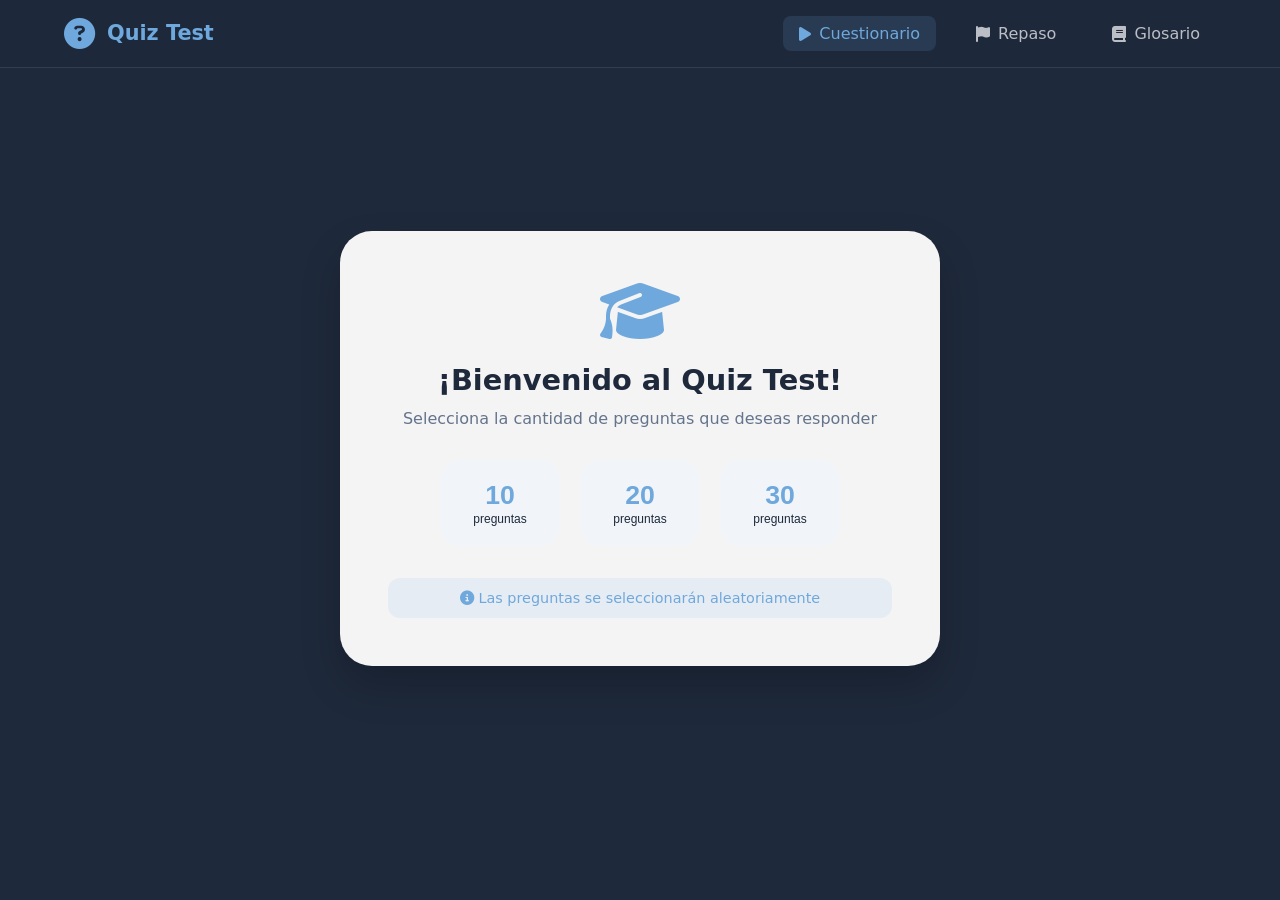
<file: index.html>
<!DOCTYPE html>
<html lang="es">
<head>
    <meta charset="UTF-8">
    <meta name="viewport" content="width=device-width, initial-scale=1.0">
    <title>Quiz Test - Practica tus conocimientos</title>
    <link rel="stylesheet" href="https://cdnjs.cloudflare.com/ajax/libs/font-awesome/6.4.0/css/all.min.css">
    <link rel="stylesheet" href="style.css">
</head>
<body>
    <!-- Navbar -->
    <nav class="navbar">
        <div class="nav-container">
            <div class="nav-brand">
                <i class="fas fa-question-circle"></i>
                <span>Quiz Test</span>
            </div>
            <ul class="nav-menu">
                <li><a href="index.html" class="nav-link active"><i class="fas fa-play"></i> Cuestionario</a></li>
                <li><a href="review.html" class="nav-link"><i class="fas fa-flag"></i> Repaso <span id="navReviewCount" class="nav-badge">0</span></a></li>
                <li><a href="glossary.html" class="nav-link"><i class="fas fa-book"></i> Glosario</a></li>
            </ul>
        </div>
    </nav>

    <div class="container">
        <!-- Pantalla de selección de cantidad -->
        <div id="selectionScreen" class="selection-screen">
            <div class="selection-card">
                <i class="fas fa-graduation-cap selection-icon"></i>
                <h2>¡Bienvenido al Quiz Test!</h2>
                <p>Selecciona la cantidad de preguntas que deseas responder</p>
                
                <div class="selection-options">
                    <button class="selection-btn" data-count="10">
                        <span class="btn-number">10</span>
                        <span class="btn-text">preguntas</span>
                    </button>
                    <button class="selection-btn" data-count="20">
                        <span class="btn-number">20</span>
                        <span class="btn-text">preguntas</span>
                    </button>
                    <button class="selection-btn" data-count="30">
                        <span class="btn-number">30</span>
                        <span class="btn-text">preguntas</span>
                    </button>
                </div>
                
                <div class="selection-info">
                    <i class="fas fa-info-circle"></i>
                    <span>Las preguntas se seleccionarán aleatoriamente</span>
                </div>
            </div>
        </div>

        <!-- Pantalla del quiz (inicialmente oculta) -->
        <div id="quizScreen" class="quiz-screen" style="display: none;">
            <header>
                <div class="stats">
                    <span><i class="fas fa-chart-simple"></i> Pregunta <span id="current">1</span> de <span id="total">0</span></span>
                    <span><i class="fas fa-check-circle"></i> Aciertos: <span id="correct">0</span></span>
                    <span><i class="fas fa-times-circle"></i> Fallos: <span id="incorrect">0</span></span>
                </div>
            </header>

            <main>
                <div id="quiz-container"></div>

                <div class="navigation">
                    <button id="prevBtn" class="nav-btn" disabled><i class="fas fa-arrow-left"></i> Anterior</button>
                    <button id="nextBtn" class="nav-btn">Siguiente <i class="fas fa-arrow-right"></i></button>
                </div>
            </main>

            <div class="results" id="results" style="display: none;">
                <h2><i class="fas fa-trophy"></i> ¡Test Completado! <i class="fas fa-star"></i></h2>
                <p>Has acertado <span id="finalScore">0</span> de <span id="totalQuestions">0</span> preguntas</p>
                <p id="percentage"></p>
                <div class="results-actions">
                    <button id="restartBtn" class="restart-btn"><i class="fas fa-rotate-right"></i> Nuevo Test</button>
                </div>
            </div>
        </div>
    </div>

    <script src="app.js"></script>
    <script>
    // Función para crear y configurar el menú hamburguesa
    function setupMobileMenu() {
        // Verificar si ya existe el botón de menú
        if (document.querySelector('.menu-toggle')) return;
        
        const navContainer = document.querySelector('.nav-container');
        const navMenu = document.querySelector('.nav-menu');
        
        if (!navContainer || !navMenu) return;
        
        // Crear botón de menú hamburguesa
        const menuToggle = document.createElement('div');
        menuToggle.className = 'menu-toggle';
        menuToggle.innerHTML = '<span></span><span></span><span></span>';
        
        // Crear overlay
        const overlay = document.createElement('div');
        overlay.className = 'menu-overlay';
        
        // Insertar elementos
        navContainer.appendChild(menuToggle);
        document.body.appendChild(overlay);
        
        // Función para abrir/cerrar menú
        function toggleMenu(show) {
            if (show === undefined) {
                menuToggle.classList.toggle('active');
                navMenu.classList.toggle('active');
                overlay.classList.toggle('active');
            } else if (show) {
                menuToggle.classList.add('active');
                navMenu.classList.add('active');
                overlay.classList.add('active');
            } else {
                menuToggle.classList.remove('active');
                navMenu.classList.remove('active');
                overlay.classList.remove('active');
            }
            
            // Bloquear/desbloquear scroll del body
            if (navMenu.classList.contains('active')) {
                document.body.style.overflow = 'hidden';
            } else {
                document.body.style.overflow = '';
            }
        }
        
        // Evento click en el botón
        menuToggle.addEventListener('click', (e) => {
            e.stopPropagation();
            toggleMenu();
        });
        
        // Cerrar menú al hacer clic en un enlace
        const navLinks = document.querySelectorAll('.nav-link');
        navLinks.forEach(link => {
            link.addEventListener('click', () => {
                toggleMenu(false);
            });
        });
        
        // Cerrar menú al hacer clic en el overlay
        overlay.addEventListener('click', () => {
            toggleMenu(false);
        });
        
        // Cerrar menú al redimensionar a escritorio
        window.addEventListener('resize', () => {
            if (window.innerWidth > 768 && navMenu.classList.contains('active')) {
                toggleMenu(false);
            }
        });
        
        // Cerrar menú con tecla ESC
        document.addEventListener('keydown', (e) => {
            if (e.key === 'Escape' && navMenu.classList.contains('active')) {
                toggleMenu(false);
            }
        });
    }
    
    // Ejecutar cuando el DOM esté listo
    if (document.readyState === 'loading') {
        document.addEventListener('DOMContentLoaded', setupMobileMenu);
    } else {
        setupMobileMenu();
    }
</script>

<script src="menu.js"></script>
</body>
</html>
</file>
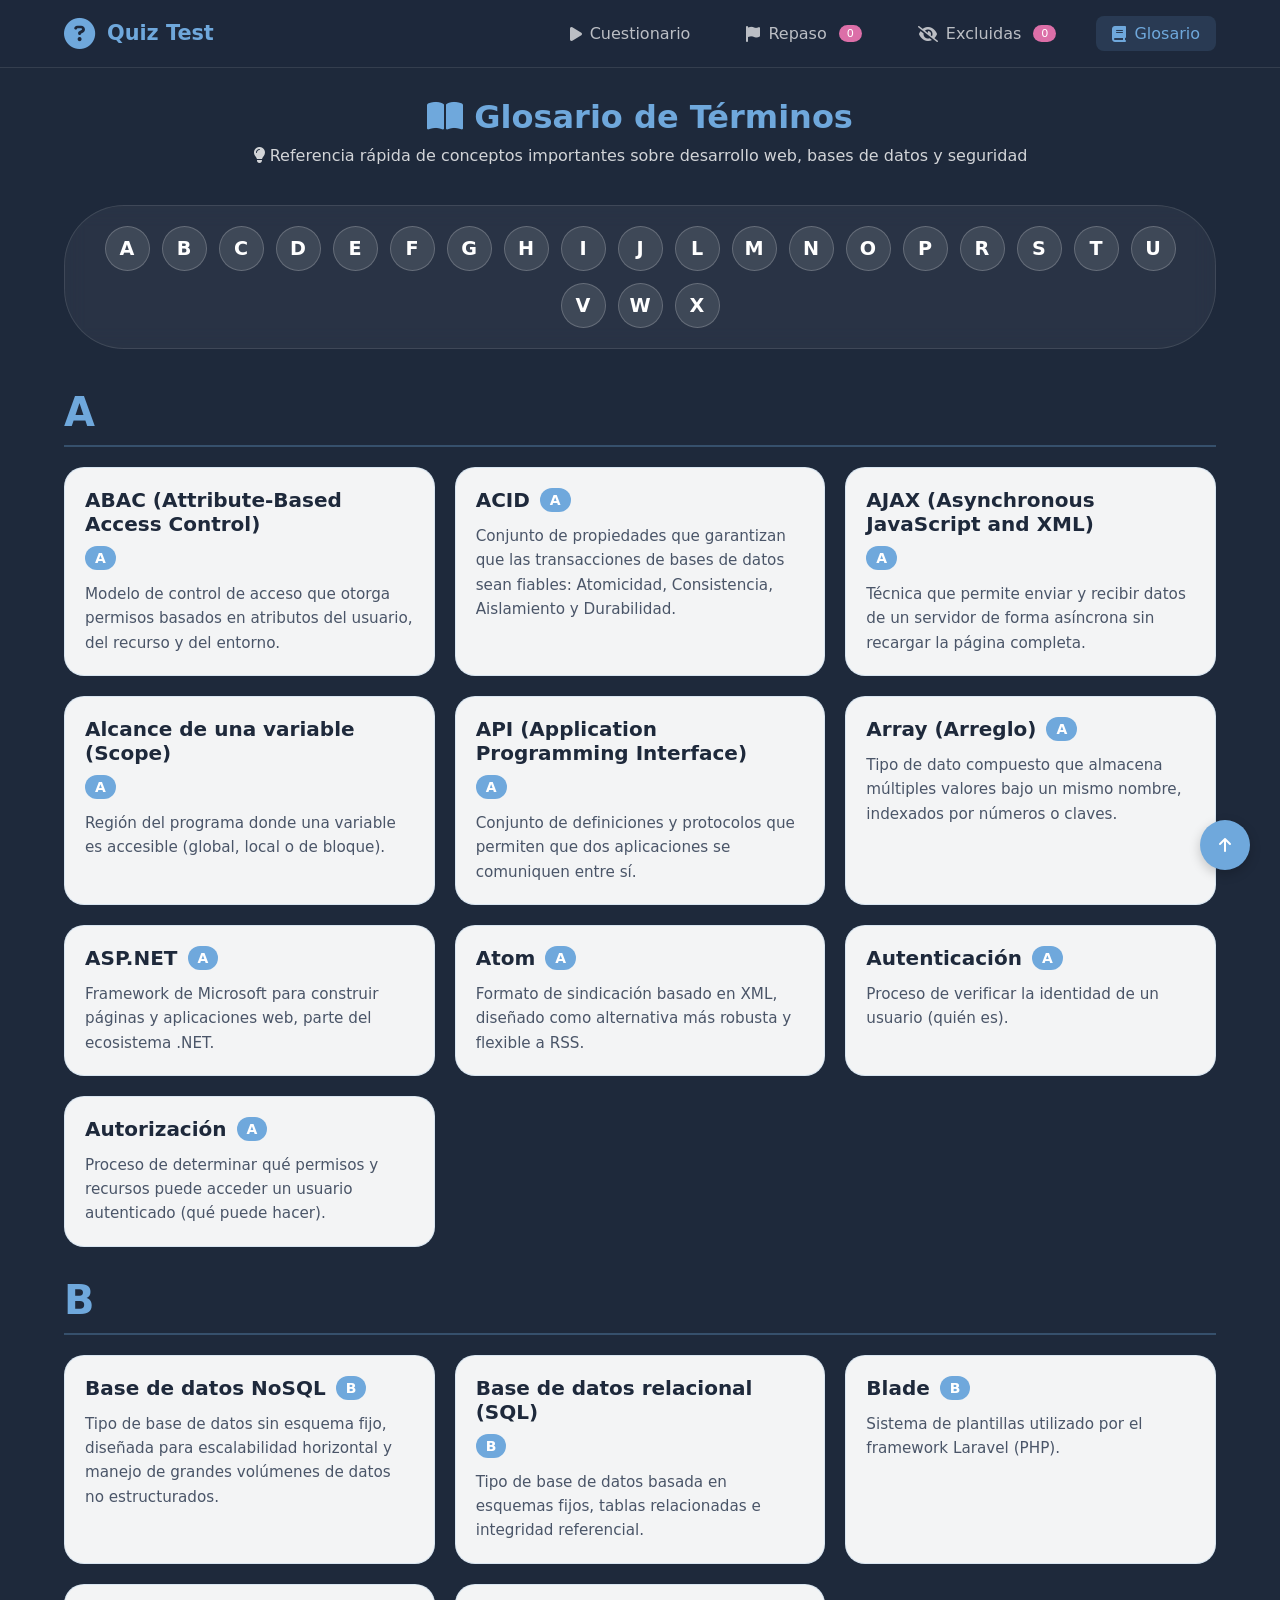
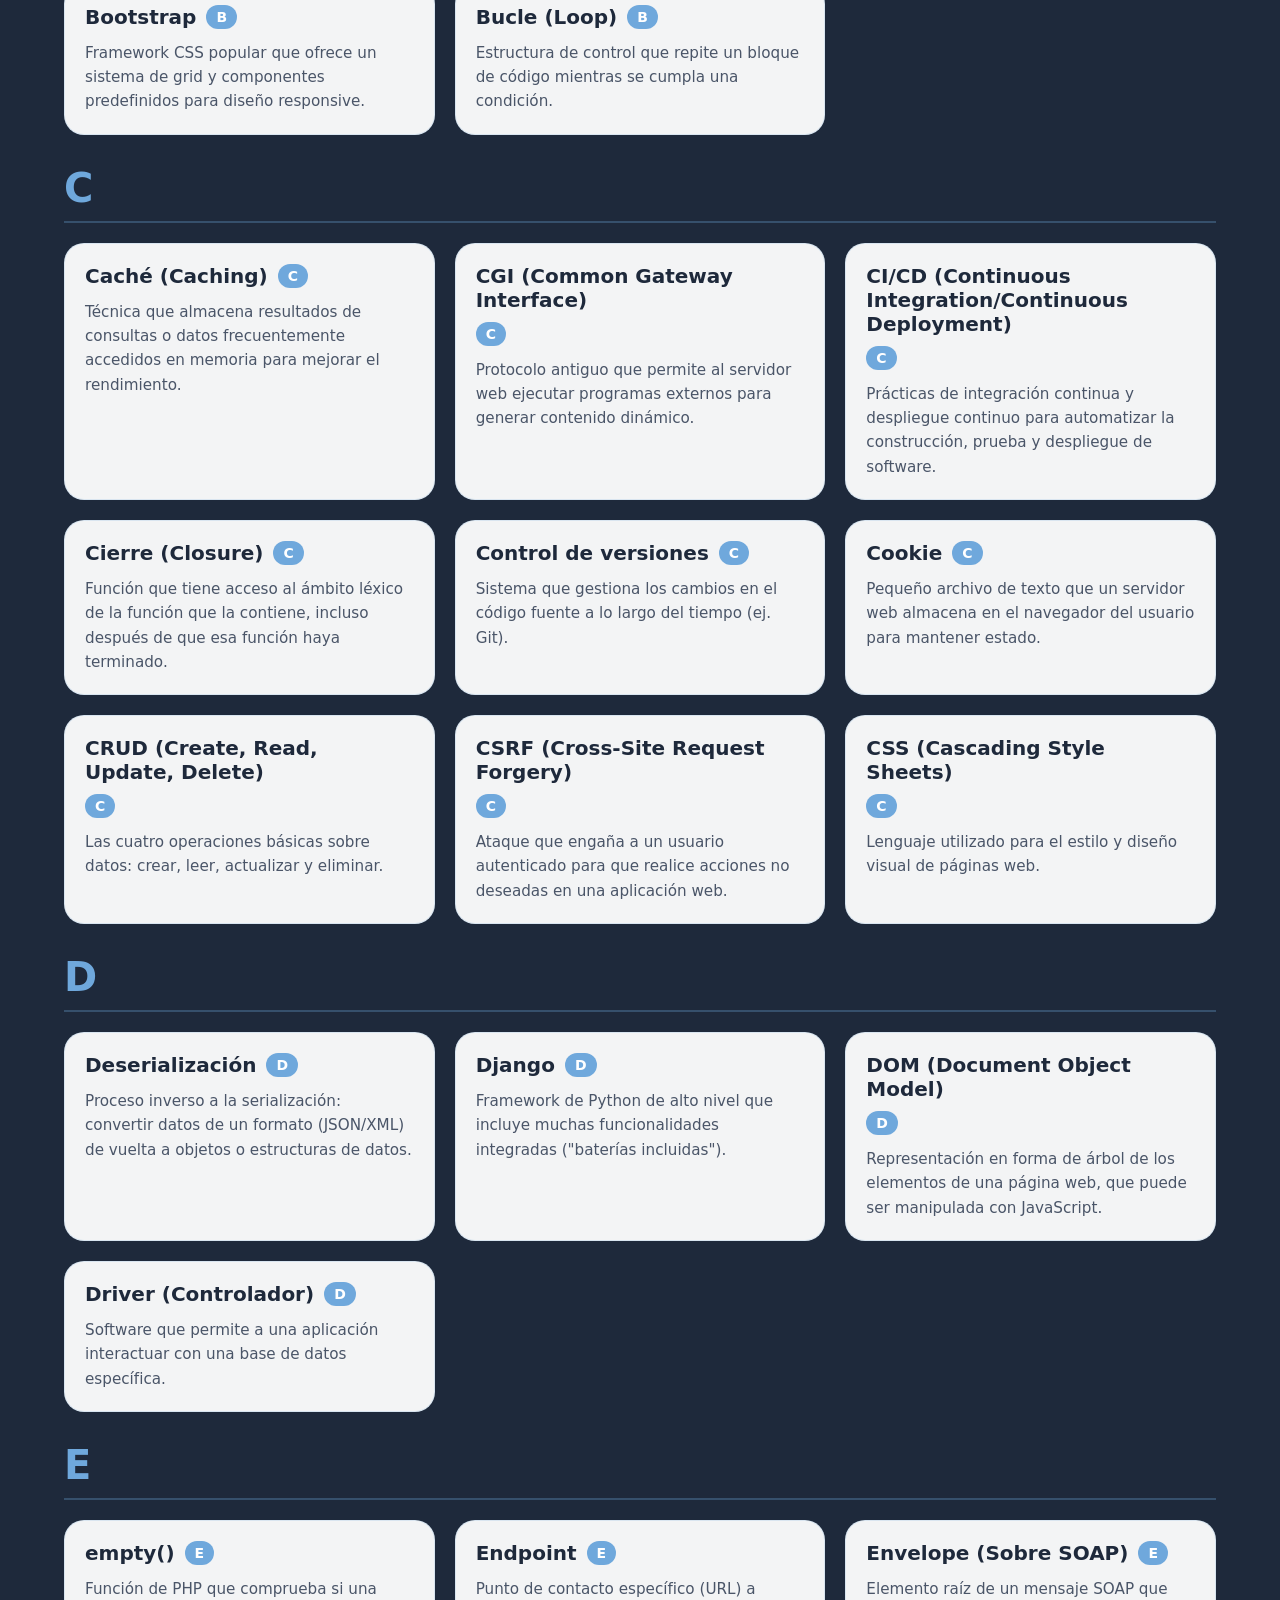
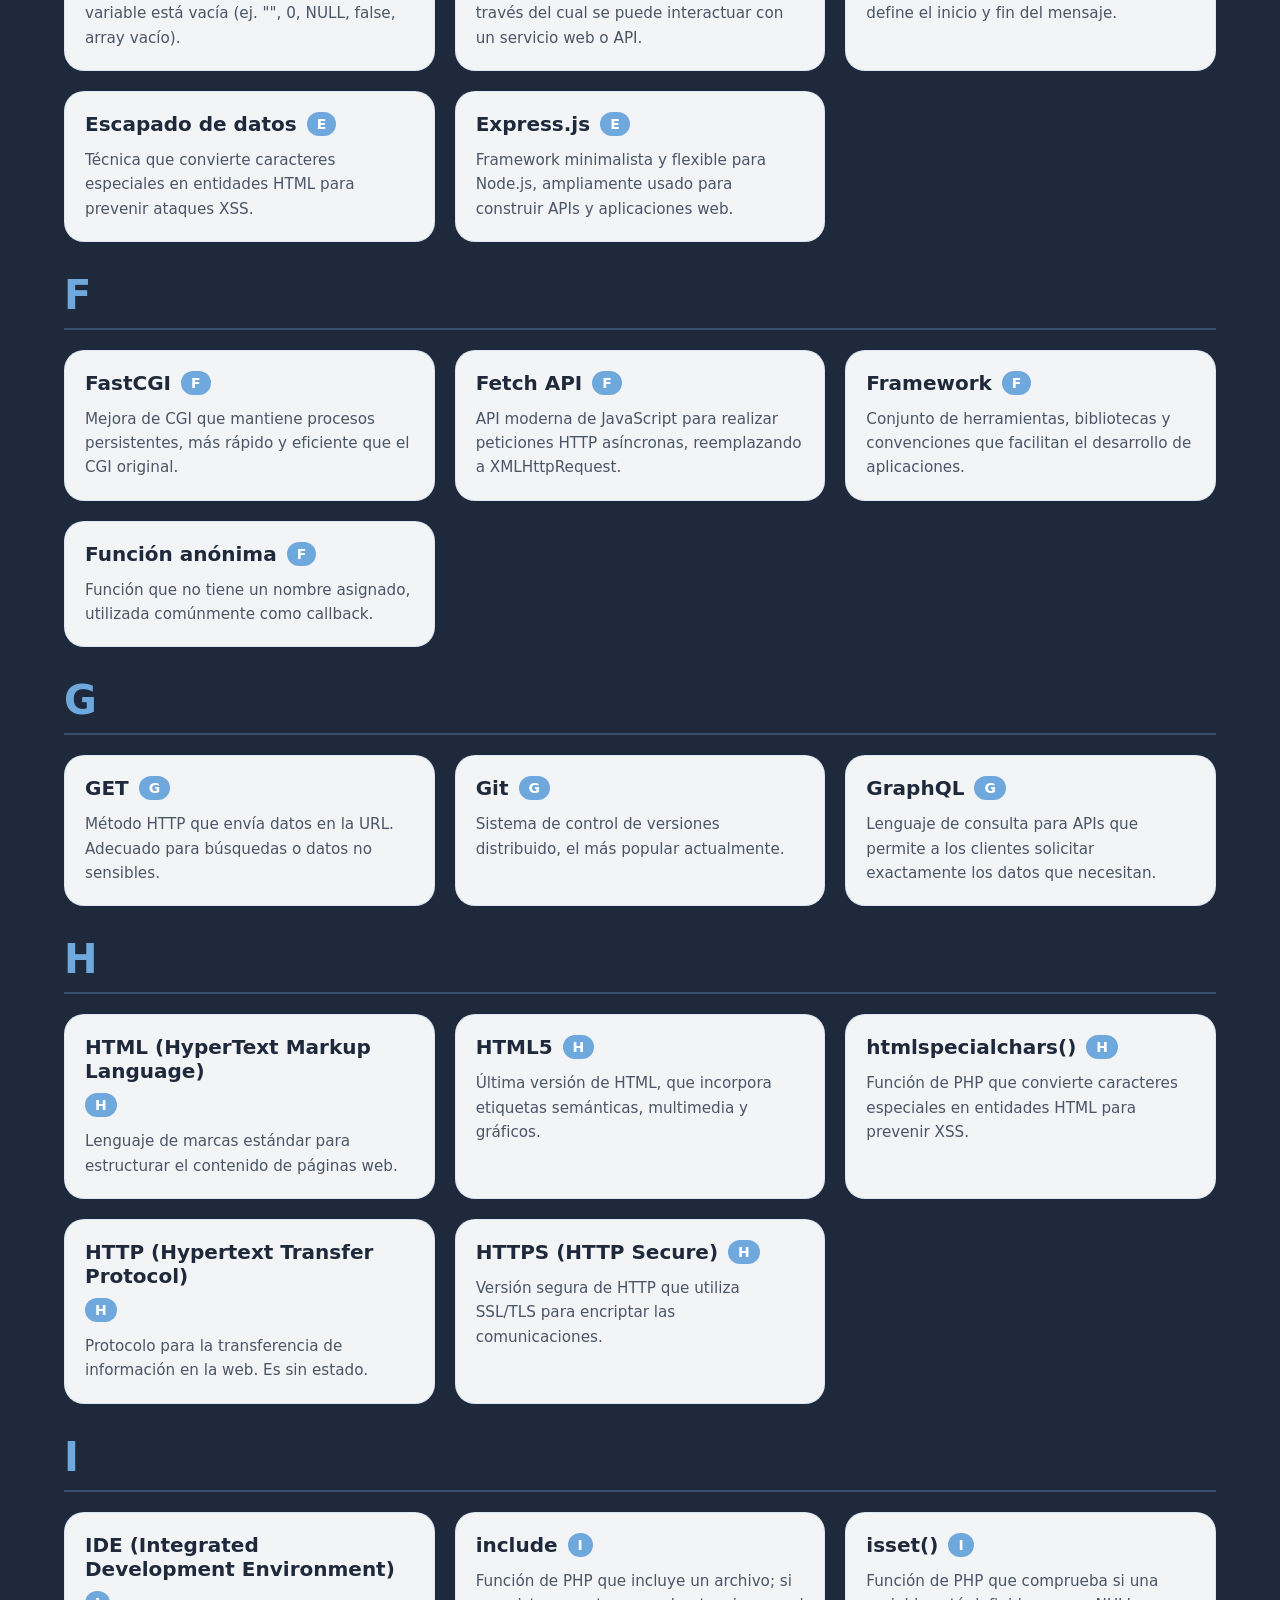
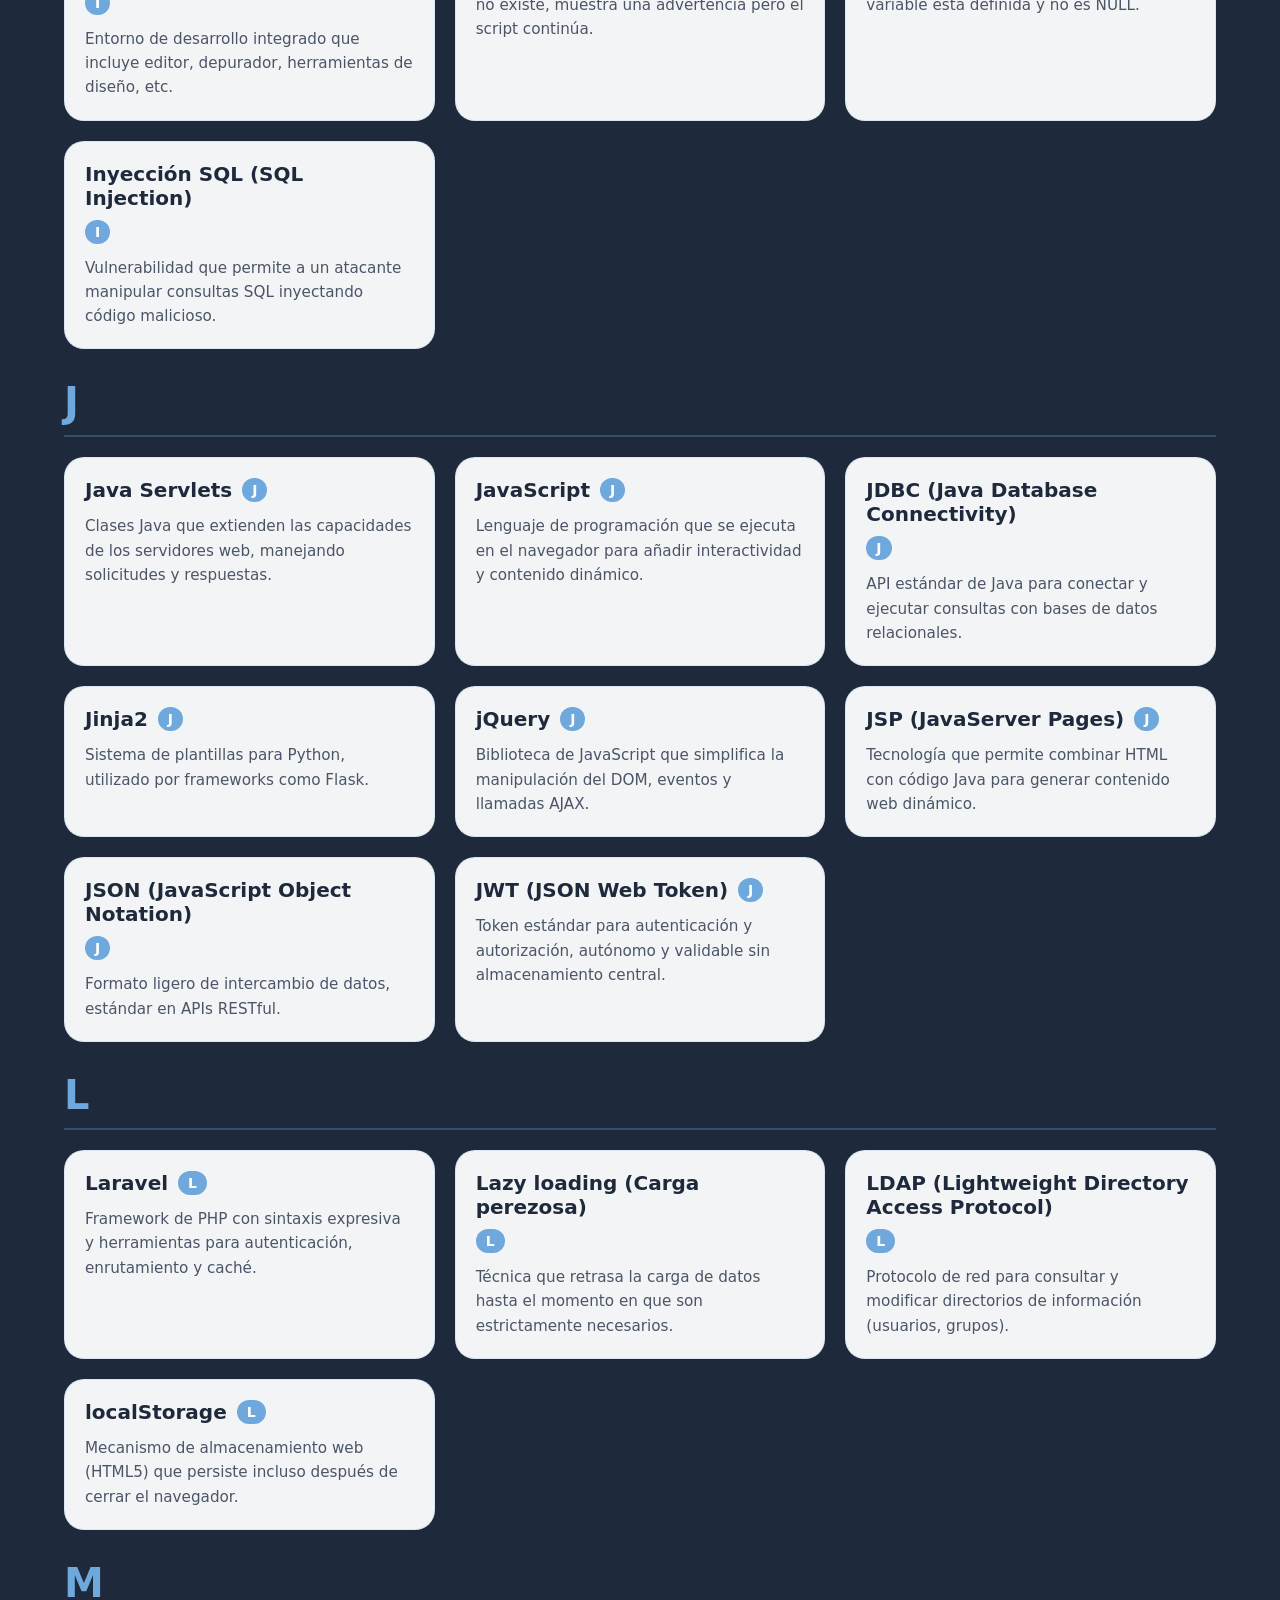
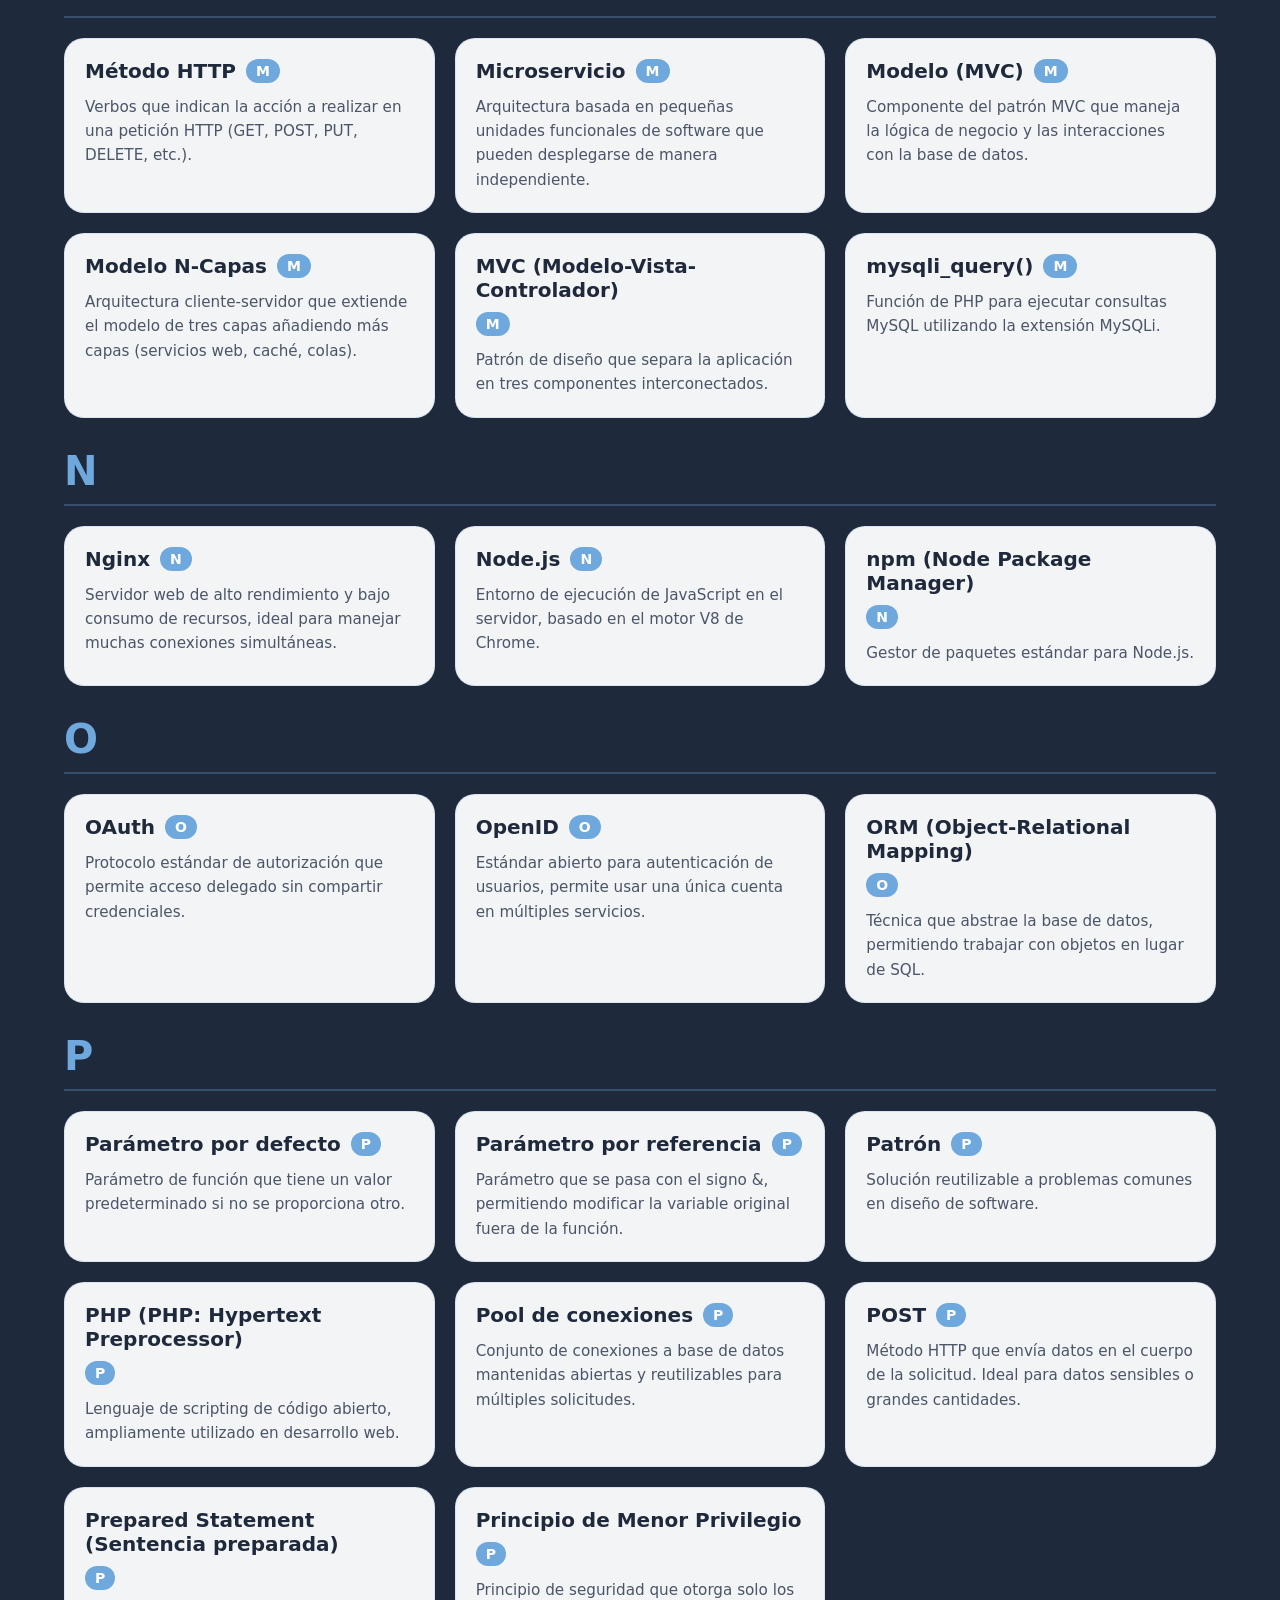
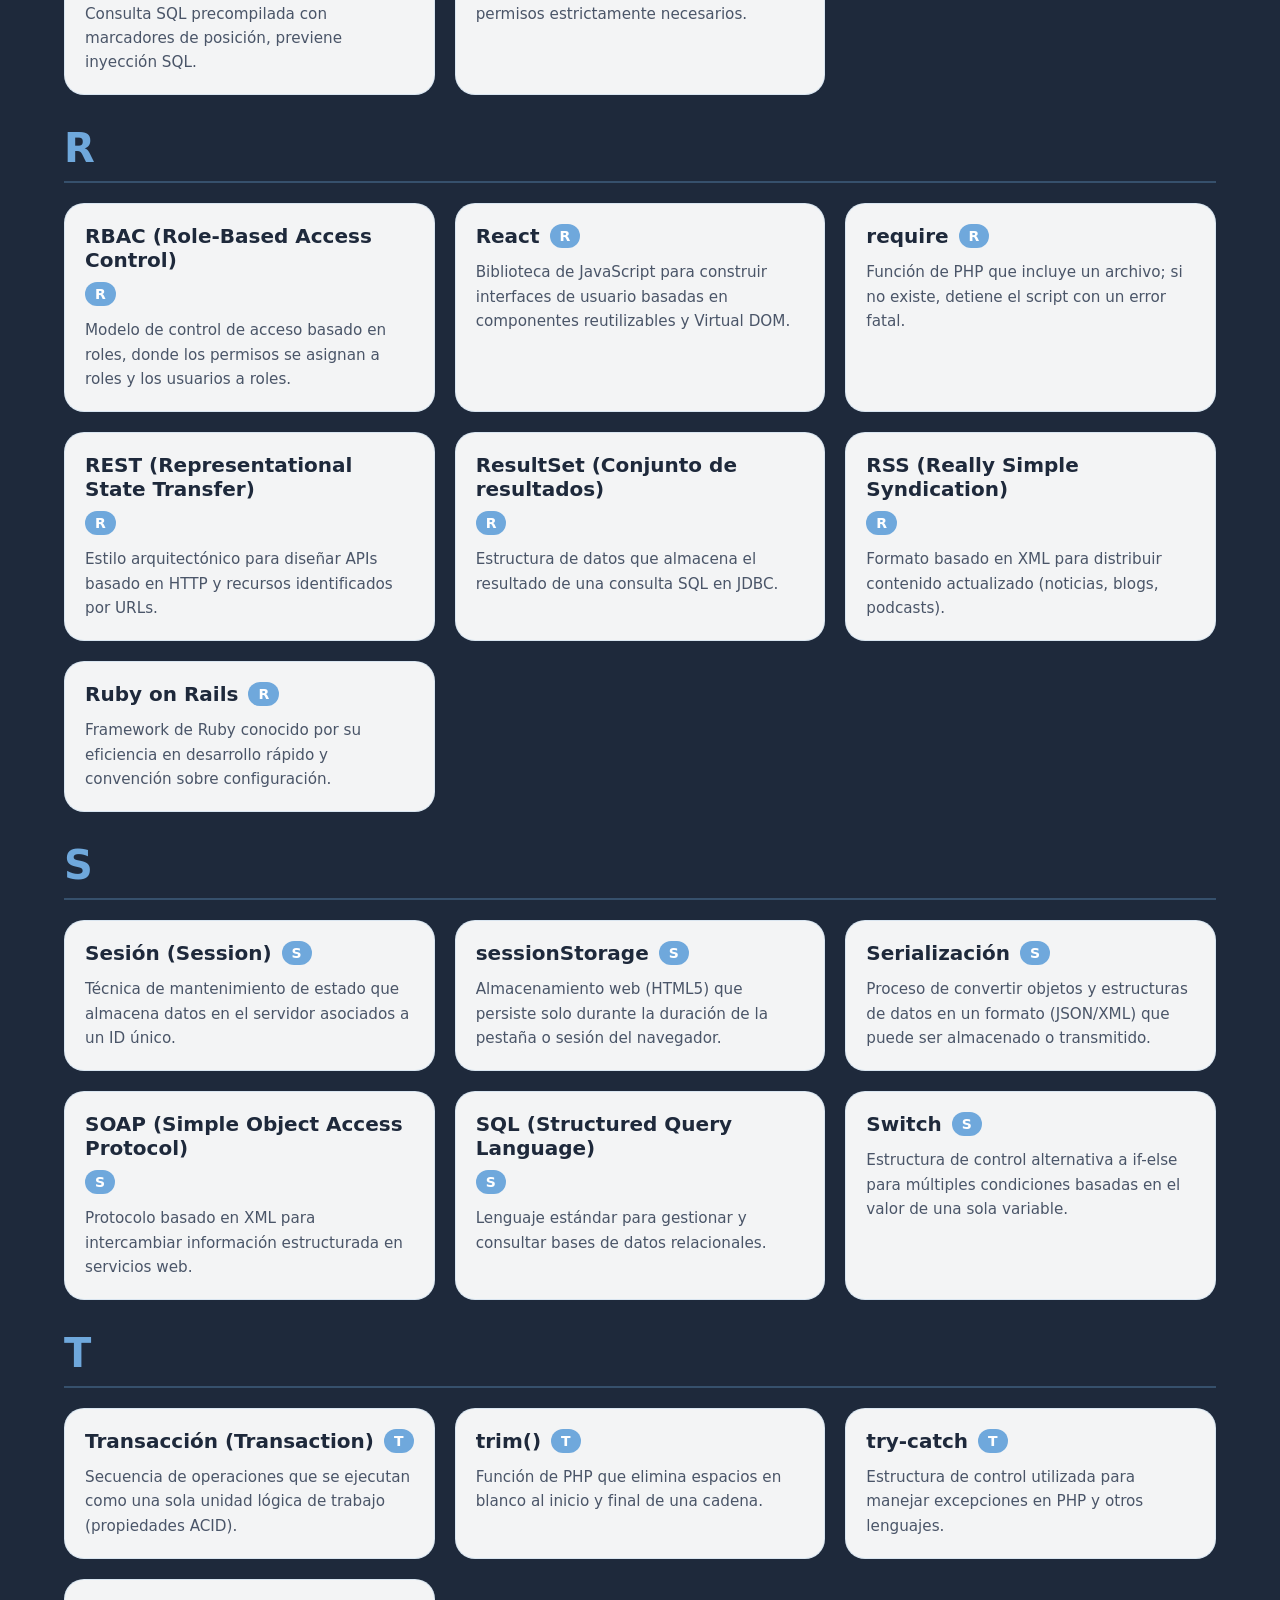
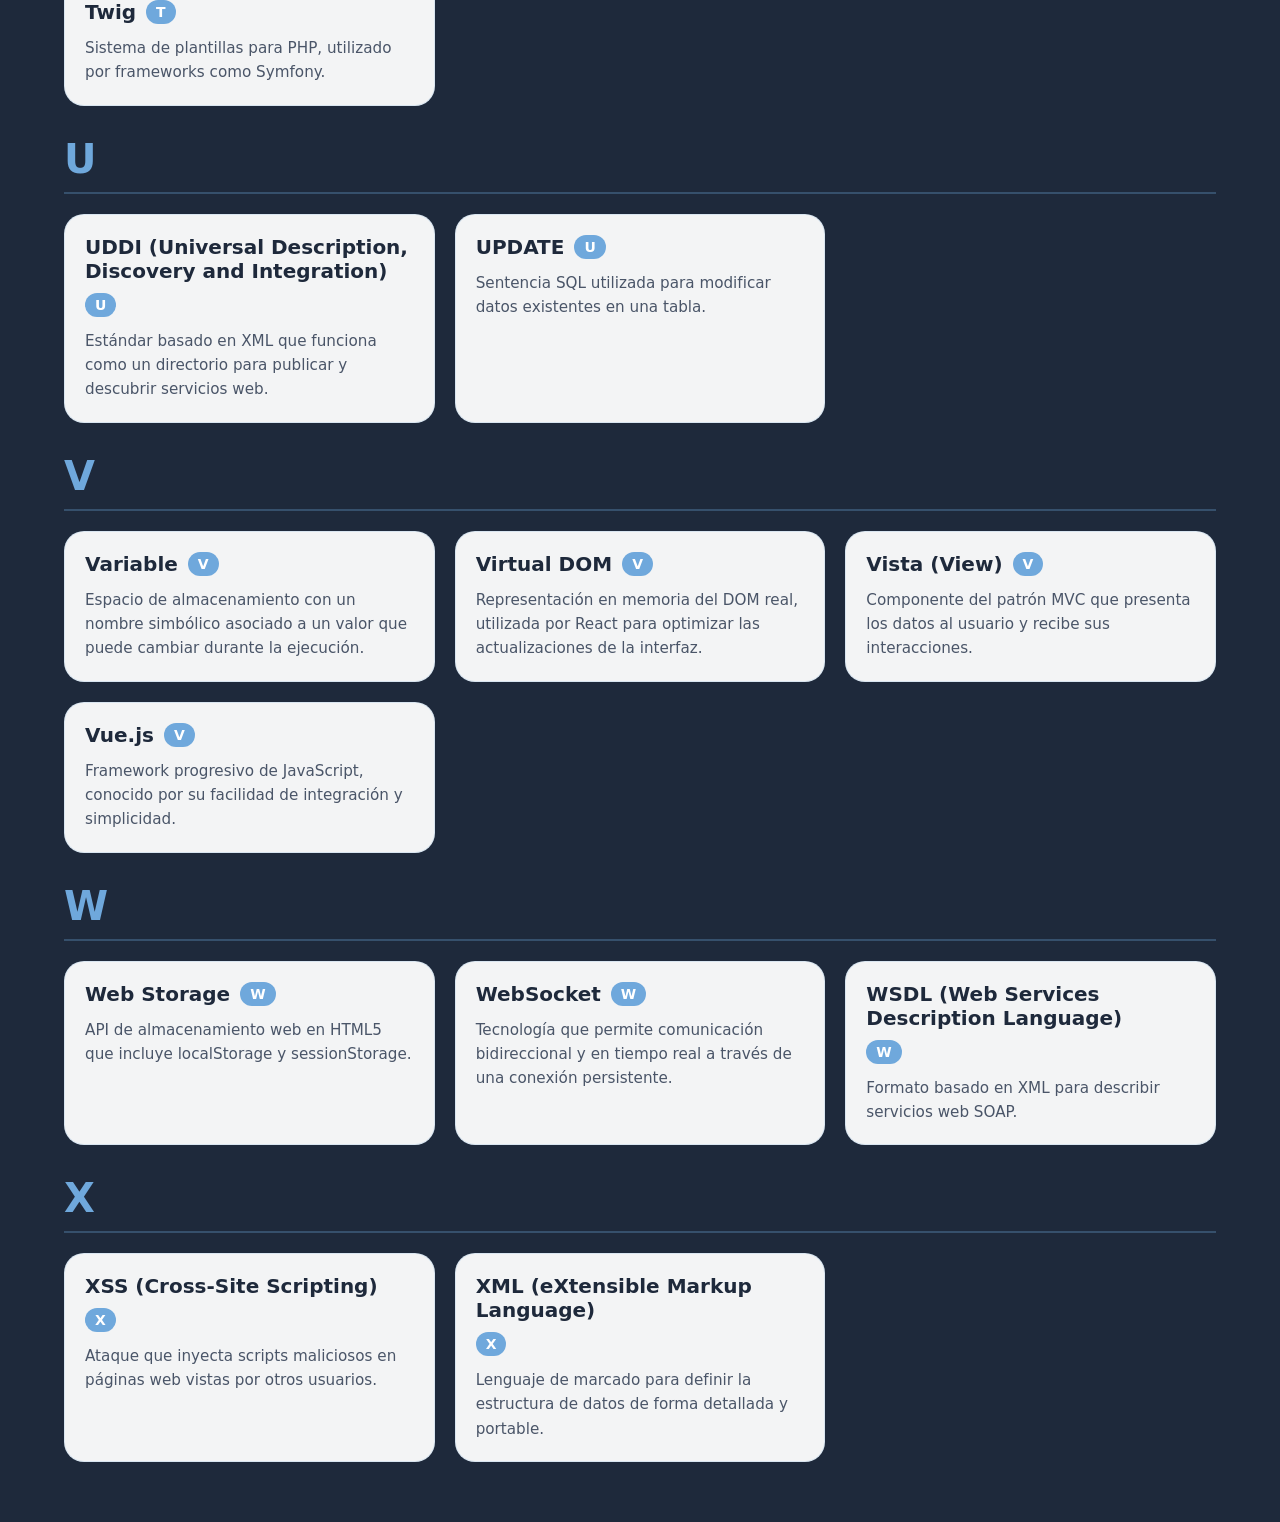
<file: glossary.html>
<!DOCTYPE html>
<html lang="es">
<head>
    <meta charset="UTF-8">
    <meta name="viewport" content="width=device-width, initial-scale=1.0">
    <title>Glosario - Quiz Test</title>
    <link rel="stylesheet" href="https://cdnjs.cloudflare.com/ajax/libs/font-awesome/6.4.0/css/all.min.css">
    <link rel="stylesheet" href="style.css">
    <style>
        /* Estilos específicos para el glosario */
        .glossary-header {
            text-align: center;
            margin-bottom: 40px;
        }

        .glossary-header h1 {
            font-size: 2em;
            color: #6fa8dc;
            margin-bottom: 10px;
        }

        .glossary-header p {
            color: rgba(255, 255, 255, 0.8);
        }

        .letter-nav {
            display: flex;
            flex-wrap: wrap;
            justify-content: center;
            gap: 12px;
            margin-bottom: 40px;
            padding: 20px;
            background: rgba(255, 255, 255, 0.05);
            backdrop-filter: blur(10px);
            border-radius: 60px;
            border: 1px solid rgba(255, 255, 255, 0.1);
            position: sticky;
            top: 20px;
            z-index: 10;
        }

        .letter-link {
            width: 45px;
            height: 45px;
            display: flex;
            align-items: center;
            justify-content: center;
            background: rgba(255, 255, 255, 0.1);
            border-radius: 50%;
            text-decoration: none;
            color: white;
            font-weight: bold;
            font-size: 1.2em;
            transition: all 0.3s ease;
            border: 1px solid rgba(255, 255, 255, 0.2);
        }

        .letter-link:hover {
            background: #6fa8dc;
            transform: translateY(-2px);
            box-shadow: 0 4px 12px rgba(111, 168, 220, 0.4);
        }

        .letter-section {
            margin-bottom: 30px;
            scroll-margin-top: 100px;
        }

        .letter-title {
            font-size: 2.5em;
            font-weight: 800;
            color: #6fa8dc;
            margin-bottom: 20px;
            padding-bottom: 10px;
            border-bottom: 2px solid rgba(111, 168, 220, 0.3);
        }

        .terms-grid {
            display: grid;
            grid-template-columns: repeat(auto-fill, minmax(350px, 1fr));
            gap: 20px;
        }

        .term-card {
            background: rgba(255, 255, 255, 0.95);
            border-radius: 20px;
            padding: 20px;
            transition: all 0.3s ease;
            border: 1px solid rgba(111, 168, 220, 0.2);
            cursor: pointer;
        }

        .term-card:hover {
            transform: translateY(-4px);
            box-shadow: 0 12px 28px rgba(0, 0, 0, 0.15);
            border-color: rgba(111, 168, 220, 0.5);
        }

        .term-title {
            font-size: 1.25em;
            font-weight: 700;
            color: #1E293B;
            margin-bottom: 12px;
            display: flex;
            align-items: center;
            gap: 10px;
            flex-wrap: wrap;
        }

        .term-badge {
            background: #6fa8dc;
            color: white;
            padding: 4px 10px;
            border-radius: 20px;
            font-size: 0.7em;
            font-weight: 600;
        }

        .term-definition {
            color: #4a5568;
            line-height: 1.6;
            font-size: 0.95em;
        }

        .back-to-top {
            position: fixed;
            bottom: 30px;
            right: 30px;
            width: 50px;
            height: 50px;
            background: #6fa8dc;
            border-radius: 50%;
            display: flex;
            align-items: center;
            justify-content: center;
            text-decoration: none;
            color: white;
            transition: all 0.3s ease;
            box-shadow: 0 4px 12px rgba(0, 0, 0, 0.2);
            z-index: 20;
        }

        .back-to-top:hover {
            transform: translateY(-3px);
            background: #7fb8ec;
        }

        @media (max-width: 768px) {
            .terms-grid {
                grid-template-columns: 1fr;
            }
            
            .letter-nav {
                gap: 8px;
            }
            
            .letter-link {
                width: 35px;
                height: 35px;
                font-size: 1em;
            }
            
            .back-to-top {
                bottom: 80px;
                right: 20px;
            }
        }
    </style>
</head>
<body>
    <!-- Navbar -->
    <nav class="navbar">
        <div class="nav-container">
            <div class="nav-brand">
                <i class="fas fa-question-circle"></i>
                <span>Quiz Test</span>
            </div>
            <ul class="nav-menu">
                <li><a href="index.html" class="nav-link"><i class="fas fa-play"></i> Cuestionario</a></li>
                <li><a href="review.html" class="nav-link"><i class="fas fa-flag"></i> Repaso <span id="navReviewCount" class="nav-badge">0</span></a></li>
                <li><a href="excluded.html" class="nav-link"><i class="fas fa-eye-slash"></i> Excluidas <span id="navExcludedCount" class="nav-badge">0</span></a></li>
                <li><a href="glossary.html" class="nav-link active"><i class="fas fa-book"></i> Glosario</a></li>
            </ul>
        </div>
    </nav>

    <div class="container">
        <div class="glossary-header">
            <h1><i class="fas fa-book-open"></i> Glosario de Términos</h1>
            <p><i class="fas fa-lightbulb"></i> Referencia rápida de conceptos importantes sobre desarrollo web, bases de datos y seguridad</p>
        </div>

        <div class="letter-nav" id="letterNav"></div>
        <div id="glossaryContent"></div>
        
        <a href="#" class="back-to-top" id="backToTop">
            <i class="fas fa-arrow-up"></i>
        </a>
    </div>

    <script>
        const glossaryData = {
            'A': [
                { term: 'ABAC (Attribute-Based Access Control)', definition: 'Modelo de control de acceso que otorga permisos basados en atributos del usuario, del recurso y del entorno.' },
                { term: 'ACID', definition: 'Conjunto de propiedades que garantizan que las transacciones de bases de datos sean fiables: Atomicidad, Consistencia, Aislamiento y Durabilidad.' },
                { term: 'AJAX (Asynchronous JavaScript and XML)', definition: 'Técnica que permite enviar y recibir datos de un servidor de forma asíncrona sin recargar la página completa.' },
                { term: 'Alcance de una variable (Scope)', definition: 'Región del programa donde una variable es accesible (global, local o de bloque).' },
                { term: 'API (Application Programming Interface)', definition: 'Conjunto de definiciones y protocolos que permiten que dos aplicaciones se comuniquen entre sí.' },
                { term: 'Array (Arreglo)', definition: 'Tipo de dato compuesto que almacena múltiples valores bajo un mismo nombre, indexados por números o claves.' },
                { term: 'ASP.NET', definition: 'Framework de Microsoft para construir páginas y aplicaciones web, parte del ecosistema .NET.' },
                { term: 'Atom', definition: 'Formato de sindicación basado en XML, diseñado como alternativa más robusta y flexible a RSS.' },
                { term: 'Autenticación', definition: 'Proceso de verificar la identidad de un usuario (quién es).' },
                { term: 'Autorización', definition: 'Proceso de determinar qué permisos y recursos puede acceder un usuario autenticado (qué puede hacer).' }
            ],
            'B': [
                { term: 'Base de datos NoSQL', definition: 'Tipo de base de datos sin esquema fijo, diseñada para escalabilidad horizontal y manejo de grandes volúmenes de datos no estructurados.' },
                { term: 'Base de datos relacional (SQL)', definition: 'Tipo de base de datos basada en esquemas fijos, tablas relacionadas e integridad referencial.' },
                { term: 'Blade', definition: 'Sistema de plantillas utilizado por el framework Laravel (PHP).' },
                { term: 'Bootstrap', definition: 'Framework CSS popular que ofrece un sistema de grid y componentes predefinidos para diseño responsive.' },
                { term: 'Bucle (Loop)', definition: 'Estructura de control que repite un bloque de código mientras se cumpla una condición.' }
            ],
            'C': [
                { term: 'Caché (Caching)', definition: 'Técnica que almacena resultados de consultas o datos frecuentemente accedidos en memoria para mejorar el rendimiento.' },
                { term: 'CGI (Common Gateway Interface)', definition: 'Protocolo antiguo que permite al servidor web ejecutar programas externos para generar contenido dinámico.' },
                { term: 'CI/CD (Continuous Integration/Continuous Deployment)', definition: 'Prácticas de integración continua y despliegue continuo para automatizar la construcción, prueba y despliegue de software.' },
                { term: 'Cierre (Closure)', definition: 'Función que tiene acceso al ámbito léxico de la función que la contiene, incluso después de que esa función haya terminado.' },
                { term: 'Control de versiones', definition: 'Sistema que gestiona los cambios en el código fuente a lo largo del tiempo (ej. Git).' },
                { term: 'Cookie', definition: 'Pequeño archivo de texto que un servidor web almacena en el navegador del usuario para mantener estado.' },
                { term: 'CRUD (Create, Read, Update, Delete)', definition: 'Las cuatro operaciones básicas sobre datos: crear, leer, actualizar y eliminar.' },
                { term: 'CSRF (Cross-Site Request Forgery)', definition: 'Ataque que engaña a un usuario autenticado para que realice acciones no deseadas en una aplicación web.' },
                { term: 'CSS (Cascading Style Sheets)', definition: 'Lenguaje utilizado para el estilo y diseño visual de páginas web.' }
            ],
            'D': [
                { term: 'Deserialización', definition: 'Proceso inverso a la serialización: convertir datos de un formato (JSON/XML) de vuelta a objetos o estructuras de datos.' },
                { term: 'Django', definition: 'Framework de Python de alto nivel que incluye muchas funcionalidades integradas ("baterías incluidas").' },
                { term: 'DOM (Document Object Model)', definition: 'Representación en forma de árbol de los elementos de una página web, que puede ser manipulada con JavaScript.' },
                { term: 'Driver (Controlador)', definition: 'Software que permite a una aplicación interactuar con una base de datos específica.' }
            ],
            'E': [
                { term: 'empty()', definition: 'Función de PHP que comprueba si una variable está vacía (ej. "", 0, NULL, false, array vacío).' },
                { term: 'Endpoint', definition: 'Punto de contacto específico (URL) a través del cual se puede interactuar con un servicio web o API.' },
                { term: 'Envelope (Sobre SOAP)', definition: 'Elemento raíz de un mensaje SOAP que define el inicio y fin del mensaje.' },
                { term: 'Escapado de datos', definition: 'Técnica que convierte caracteres especiales en entidades HTML para prevenir ataques XSS.' },
                { term: 'Express.js', definition: 'Framework minimalista y flexible para Node.js, ampliamente usado para construir APIs y aplicaciones web.' }
            ],
            'F': [
                { term: 'FastCGI', definition: 'Mejora de CGI que mantiene procesos persistentes, más rápido y eficiente que el CGI original.' },
                { term: 'Fetch API', definition: 'API moderna de JavaScript para realizar peticiones HTTP asíncronas, reemplazando a XMLHttpRequest.' },
                { term: 'Framework', definition: 'Conjunto de herramientas, bibliotecas y convenciones que facilitan el desarrollo de aplicaciones.' },
                { term: 'Función anónima', definition: 'Función que no tiene un nombre asignado, utilizada comúnmente como callback.' }
            ],
            'G': [
                { term: 'GET', definition: 'Método HTTP que envía datos en la URL. Adecuado para búsquedas o datos no sensibles.' },
                { term: 'Git', definition: 'Sistema de control de versiones distribuido, el más popular actualmente.' },
                { term: 'GraphQL', definition: 'Lenguaje de consulta para APIs que permite a los clientes solicitar exactamente los datos que necesitan.' }
            ],
            'H': [
                { term: 'HTML (HyperText Markup Language)', definition: 'Lenguaje de marcas estándar para estructurar el contenido de páginas web.' },
                { term: 'HTML5', definition: 'Última versión de HTML, que incorpora etiquetas semánticas, multimedia y gráficos.' },
                { term: 'htmlspecialchars()', definition: 'Función de PHP que convierte caracteres especiales en entidades HTML para prevenir XSS.' },
                { term: 'HTTP (Hypertext Transfer Protocol)', definition: 'Protocolo para la transferencia de información en la web. Es sin estado.' },
                { term: 'HTTPS (HTTP Secure)', definition: 'Versión segura de HTTP que utiliza SSL/TLS para encriptar las comunicaciones.' }
            ],
            'I': [
                { term: 'IDE (Integrated Development Environment)', definition: 'Entorno de desarrollo integrado que incluye editor, depurador, herramientas de diseño, etc.' },
                { term: 'include', definition: 'Función de PHP que incluye un archivo; si no existe, muestra una advertencia pero el script continúa.' },
                { term: 'isset()', definition: 'Función de PHP que comprueba si una variable está definida y no es NULL.' },
                { term: 'Inyección SQL (SQL Injection)', definition: 'Vulnerabilidad que permite a un atacante manipular consultas SQL inyectando código malicioso.' }
            ],
            'J': [
                { term: 'Java Servlets', definition: 'Clases Java que extienden las capacidades de los servidores web, manejando solicitudes y respuestas.' },
                { term: 'JavaScript', definition: 'Lenguaje de programación que se ejecuta en el navegador para añadir interactividad y contenido dinámico.' },
                { term: 'JDBC (Java Database Connectivity)', definition: 'API estándar de Java para conectar y ejecutar consultas con bases de datos relacionales.' },
                { term: 'Jinja2', definition: 'Sistema de plantillas para Python, utilizado por frameworks como Flask.' },
                { term: 'jQuery', definition: 'Biblioteca de JavaScript que simplifica la manipulación del DOM, eventos y llamadas AJAX.' },
                { term: 'JSP (JavaServer Pages)', definition: 'Tecnología que permite combinar HTML con código Java para generar contenido web dinámico.' },
                { term: 'JSON (JavaScript Object Notation)', definition: 'Formato ligero de intercambio de datos, estándar en APIs RESTful.' },
                { term: 'JWT (JSON Web Token)', definition: 'Token estándar para autenticación y autorización, autónomo y validable sin almacenamiento central.' }
            ],
            'L': [
                { term: 'Laravel', definition: 'Framework de PHP con sintaxis expresiva y herramientas para autenticación, enrutamiento y caché.' },
                { term: 'Lazy loading (Carga perezosa)', definition: 'Técnica que retrasa la carga de datos hasta el momento en que son estrictamente necesarios.' },
                { term: 'LDAP (Lightweight Directory Access Protocol)', definition: 'Protocolo de red para consultar y modificar directorios de información (usuarios, grupos).' },
                { term: 'localStorage', definition: 'Mecanismo de almacenamiento web (HTML5) que persiste incluso después de cerrar el navegador.' }
            ],
            'M': [
                { term: 'Método HTTP', definition: 'Verbos que indican la acción a realizar en una petición HTTP (GET, POST, PUT, DELETE, etc.).' },
                { term: 'Microservicio', definition: 'Arquitectura basada en pequeñas unidades funcionales de software que pueden desplegarse de manera independiente.' },
                { term: 'Modelo (MVC)', definition: 'Componente del patrón MVC que maneja la lógica de negocio y las interacciones con la base de datos.' },
                { term: 'Modelo N-Capas', definition: 'Arquitectura cliente-servidor que extiende el modelo de tres capas añadiendo más capas (servicios web, caché, colas).' },
                { term: 'MVC (Modelo-Vista-Controlador)', definition: 'Patrón de diseño que separa la aplicación en tres componentes interconectados.' },
                { term: 'mysqli_query()', definition: 'Función de PHP para ejecutar consultas MySQL utilizando la extensión MySQLi.' }
            ],
            'N': [
                { term: 'Nginx', definition: 'Servidor web de alto rendimiento y bajo consumo de recursos, ideal para manejar muchas conexiones simultáneas.' },
                { term: 'Node.js', definition: 'Entorno de ejecución de JavaScript en el servidor, basado en el motor V8 de Chrome.' },
                { term: 'npm (Node Package Manager)', definition: 'Gestor de paquetes estándar para Node.js.' }
            ],
            'O': [
                { term: 'OAuth', definition: 'Protocolo estándar de autorización que permite acceso delegado sin compartir credenciales.' },
                { term: 'OpenID', definition: 'Estándar abierto para autenticación de usuarios, permite usar una única cuenta en múltiples servicios.' },
                { term: 'ORM (Object-Relational Mapping)', definition: 'Técnica que abstrae la base de datos, permitiendo trabajar con objetos en lugar de SQL.' }
            ],
            'P': [
                { term: 'Parámetro por defecto', definition: 'Parámetro de función que tiene un valor predeterminado si no se proporciona otro.' },
                { term: 'Parámetro por referencia', definition: 'Parámetro que se pasa con el signo &, permitiendo modificar la variable original fuera de la función.' },
                { term: 'Patrón', definition: 'Solución reutilizable a problemas comunes en diseño de software.' },
                { term: 'PHP (PHP: Hypertext Preprocessor)', definition: 'Lenguaje de scripting de código abierto, ampliamente utilizado en desarrollo web.' },
                { term: 'Pool de conexiones', definition: 'Conjunto de conexiones a base de datos mantenidas abiertas y reutilizables para múltiples solicitudes.' },
                { term: 'POST', definition: 'Método HTTP que envía datos en el cuerpo de la solicitud. Ideal para datos sensibles o grandes cantidades.' },
                { term: 'Prepared Statement (Sentencia preparada)', definition: 'Consulta SQL precompilada con marcadores de posición, previene inyección SQL.' },
                { term: 'Principio de Menor Privilegio', definition: 'Principio de seguridad que otorga solo los permisos estrictamente necesarios.' }
            ],
            'R': [
                { term: 'RBAC (Role-Based Access Control)', definition: 'Modelo de control de acceso basado en roles, donde los permisos se asignan a roles y los usuarios a roles.' },
                { term: 'React', definition: 'Biblioteca de JavaScript para construir interfaces de usuario basadas en componentes reutilizables y Virtual DOM.' },
                { term: 'require', definition: 'Función de PHP que incluye un archivo; si no existe, detiene el script con un error fatal.' },
                { term: 'REST (Representational State Transfer)', definition: 'Estilo arquitectónico para diseñar APIs basado en HTTP y recursos identificados por URLs.' },
                { term: 'ResultSet (Conjunto de resultados)', definition: 'Estructura de datos que almacena el resultado de una consulta SQL en JDBC.' },
                { term: 'RSS (Really Simple Syndication)', definition: 'Formato basado en XML para distribuir contenido actualizado (noticias, blogs, podcasts).' },
                { term: 'Ruby on Rails', definition: 'Framework de Ruby conocido por su eficiencia en desarrollo rápido y convención sobre configuración.' }
            ],
            'S': [
                { term: 'Sesión (Session)', definition: 'Técnica de mantenimiento de estado que almacena datos en el servidor asociados a un ID único.' },
                { term: 'sessionStorage', definition: 'Almacenamiento web (HTML5) que persiste solo durante la duración de la pestaña o sesión del navegador.' },
                { term: 'Serialización', definition: 'Proceso de convertir objetos y estructuras de datos en un formato (JSON/XML) que puede ser almacenado o transmitido.' },
                { term: 'SOAP (Simple Object Access Protocol)', definition: 'Protocolo basado en XML para intercambiar información estructurada en servicios web.' },
                { term: 'SQL (Structured Query Language)', definition: 'Lenguaje estándar para gestionar y consultar bases de datos relacionales.' },
                { term: 'Switch', definition: 'Estructura de control alternativa a if-else para múltiples condiciones basadas en el valor de una sola variable.' }
            ],
            'T': [
                { term: 'Transacción (Transaction)', definition: 'Secuencia de operaciones que se ejecutan como una sola unidad lógica de trabajo (propiedades ACID).' },
                { term: 'trim()', definition: 'Función de PHP que elimina espacios en blanco al inicio y final de una cadena.' },
                { term: 'try-catch', definition: 'Estructura de control utilizada para manejar excepciones en PHP y otros lenguajes.' },
                { term: 'Twig', definition: 'Sistema de plantillas para PHP, utilizado por frameworks como Symfony.' }
            ],
            'U': [
                { term: 'UDDI (Universal Description, Discovery and Integration)', definition: 'Estándar basado en XML que funciona como un directorio para publicar y descubrir servicios web.' },
                { term: 'UPDATE', definition: 'Sentencia SQL utilizada para modificar datos existentes en una tabla.' }
            ],
            'V': [
                { term: 'Variable', definition: 'Espacio de almacenamiento con un nombre simbólico asociado a un valor que puede cambiar durante la ejecución.' },
                { term: 'Virtual DOM', definition: 'Representación en memoria del DOM real, utilizada por React para optimizar las actualizaciones de la interfaz.' },
                { term: 'Vista (View)', definition: 'Componente del patrón MVC que presenta los datos al usuario y recibe sus interacciones.' },
                { term: 'Vue.js', definition: 'Framework progresivo de JavaScript, conocido por su facilidad de integración y simplicidad.' }
            ],
            'W': [
                { term: 'Web Storage', definition: 'API de almacenamiento web en HTML5 que incluye localStorage y sessionStorage.' },
                { term: 'WebSocket', definition: 'Tecnología que permite comunicación bidireccional y en tiempo real a través de una conexión persistente.' },
                { term: 'WSDL (Web Services Description Language)', definition: 'Formato basado en XML para describir servicios web SOAP.' }
            ],
            'X': [
                { term: 'XSS (Cross-Site Scripting)', definition: 'Ataque que inyecta scripts maliciosos en páginas web vistas por otros usuarios.' },
                { term: 'XML (eXtensible Markup Language)', definition: 'Lenguaje de marcado para definir la estructura de datos de forma detallada y portable.' }
            ]
        };

        // Generar navegación por letras
        const letters = Object.keys(glossaryData).sort();
        const letterNav = document.getElementById('letterNav');
        
        letters.forEach(letter => {
            const link = document.createElement('a');
            link.href = `#section-${letter}`;
            link.className = 'letter-link';
            link.textContent = letter;
            letterNav.appendChild(link);
        });

        // Generar contenido del glosario
        const glossaryContent = document.getElementById('glossaryContent');
        
        letters.forEach(letter => {
            const terms = glossaryData[letter];
            const section = document.createElement('div');
            section.className = 'letter-section';
            section.id = `section-${letter}`;
            
            section.innerHTML = `
                <h2 class="letter-title">${letter}</h2>
                <div class="terms-grid">
                    ${terms.map(term => `
                        <div class="term-card">
                            <div class="term-title">
                                ${term.term}
                                <span class="term-badge">${letter}</span>
                            </div>
                            <div class="term-definition">${term.definition}</div>
                        </div>
                    `).join('')}
                </div>
            `;
            
            glossaryContent.appendChild(section);
        });

        // Smooth scroll
        document.querySelectorAll('.letter-link').forEach(link => {
            link.addEventListener('click', function(e) {
                e.preventDefault();
                const targetId = this.getAttribute('href');
                const targetElement = document.querySelector(targetId);
                if (targetElement) {
                    targetElement.scrollIntoView({ behavior: 'smooth' });
                }
            });
        });

        // Botón volver arriba
        const backToTop = document.getElementById('backToTop');
        backToTop.addEventListener('click', function(e) {
            e.preventDefault();
            window.scrollTo({ top: 0, behavior: 'smooth' });
        });

        // Actualizar badge de review en el navbar
        function updateNavReviewCount() {
            const savedReviews = localStorage.getItem('reviewQuestions');
            const reviewCount = savedReviews ? JSON.parse(savedReviews).length : 0;
            const badge = document.getElementById('navReviewCount');
            if (badge) badge.textContent = reviewCount;
        }
        
        updateNavReviewCount();
        
        // Escuchar cambios en localStorage
        window.addEventListener('storage', updateNavReviewCount);
    </script>
</body>
</html>
</file>
<file: style.css>
* {
    margin: 0;
    padding: 0;
    box-sizing: border-box;
}

body {
    font-family: 'Inter', -apple-system, BlinkMacSystemFont, 'Segoe UI', 'Poppins', system-ui, sans-serif;
    background: #1E293B;
    min-height: 100vh;
}

/* ============================================
   NAVBAR RESPONSIVE
   ============================================ */
.navbar {
    background: rgba(30, 41, 59, 0.95);
    backdrop-filter: blur(20px);
    border-bottom: 1px solid rgba(255, 255, 255, 0.1);
    position: sticky;
    top: 0;
    z-index: 1000;
}

.nav-container {
    max-width: 1200px;
    margin: 0 auto;
    padding: 16px 24px;
    display: flex;
    justify-content: space-between;
    align-items: center;
    flex-wrap: wrap;
    gap: 16px;
}

.nav-brand {
    display: flex;
    align-items: center;
    gap: 12px;
    font-size: 1.3em;
    font-weight: 700;
    color: #6fa8dc;
}

.nav-brand i {
    font-size: 1.5em;
}

/* Menú de navegación - Desktop */
.nav-menu {
    display: flex;
    gap: 24px;
    list-style: none;
    transition: all 0.3s ease;
}

.nav-link {
    display: flex;
    align-items: center;
    gap: 8px;
    color: rgba(255, 255, 255, 0.7);
    text-decoration: none;
    padding: 8px 16px;
    border-radius: 8px;
    transition: all 0.3s ease;
    font-weight: 500;
    white-space: nowrap;
}

.nav-link:hover {
    color: white;
    background: rgba(111, 168, 220, 0.1);
}

.nav-link.active {
    color: #6fa8dc;
    background: rgba(111, 168, 220, 0.15);
}

.nav-badge {
    background: #dc6fa8;
    color: white;
    border-radius: 20px;
    padding: 2px 8px;
    font-size: 0.7em;
    margin-left: 4px;
}

/* Botón de menú hamburguesa (solo móvil) */
.menu-toggle {
    display: none;
    flex-direction: column;
    gap: 6px;
    cursor: pointer;
    padding: 10px;
    border-radius: 8px;
    background: rgba(111, 168, 220, 0.1);
    transition: all 0.3s ease;
}

.menu-toggle span {
    width: 25px;
    height: 2px;
    background: white;
    border-radius: 2px;
    transition: all 0.3s ease;
}

.menu-toggle.active span:nth-child(1) {
    transform: rotate(45deg) translate(5px, 6px);
}

.menu-toggle.active span:nth-child(2) {
    opacity: 0;
}

.menu-toggle.active span:nth-child(3) {
    transform: rotate(-45deg) translate(5px, -6px);
}

/* ============================================
   CONTENEDOR PRINCIPAL
   ============================================ */
.container {
    max-width: 1200px;
    margin: 0 auto;
    padding: 30px 24px;
}

/* ============================================
   PANTALLA DE SELECCIÓN
   ============================================ */
.selection-screen {
    display: flex;
    justify-content: center;
    align-items: center;
    min-height: calc(100vh - 200px);
}

.selection-card {
    background: rgba(255, 255, 255, 0.95);
    border-radius: 32px;
    padding: 48px;
    text-align: center;
    max-width: 600px;
    width: 100%;
    box-shadow: 0 20px 40px rgba(0, 0, 0, 0.2);
    animation: fadeInUp 0.5s ease;
}

.selection-icon {
    font-size: 4em;
    color: #6fa8dc;
    margin-bottom: 20px;
}

.selection-card h2 {
    color: #1E293B;
    margin-bottom: 12px;
    font-size: 1.8em;
}

.selection-card p {
    color: #64748b;
    margin-bottom: 32px;
}

.selection-options {
    display: flex;
    gap: 20px;
    justify-content: center;
    margin-bottom: 32px;
    flex-wrap: wrap;
}

.selection-btn {
    background: #f1f5f9;
    border: none;
    padding: 20px 30px;
    border-radius: 20px;
    cursor: pointer;
    transition: all 0.3s ease;
    min-width: 120px;
}

.selection-btn:hover {
    transform: translateY(-4px);
    background: #e2e8f0;
}

.selection-btn .btn-number {
    font-size: 2em;
    font-weight: 800;
    color: #6fa8dc;
    display: block;
}

.selection-btn .btn-text {
    font-size: 0.9em;
    color: #1E293B;
}

.selection-info {
    background: rgba(111, 168, 220, 0.1);
    padding: 12px;
    border-radius: 12px;
    color: #6fa8dc;
    font-size: 0.9em;
}

/* ============================================
   QUIZ SCREEN
   ============================================ */
.quiz-screen {
    animation: fadeIn 0.3s ease;
}

header {
    background: rgba(255, 255, 255, 0.08);
    backdrop-filter: blur(20px);
    border-radius: 28px;
    padding: 24px 30px;
    margin-bottom: 30px;
    border: 1px solid rgba(255, 255, 255, 0.1);
}

.stats {
    display: flex;
    justify-content: space-around;
    gap: 20px;
    flex-wrap: wrap;
}

.stats span {
    background: rgba(255, 255, 255, 0.05);
    backdrop-filter: blur(10px);
    padding: 10px 20px;
    border-radius: 40px;
    font-size: 0.95em;
    font-weight: 500;
    color: rgba(255, 255, 255, 0.9);
    border: 1px solid rgba(255, 255, 255, 0.1);
}

/* Tarjetas de preguntas */
.question-card {
    background: rgba(255, 255, 255, 0.95);
    border-radius: 24px;
    padding: 28px;
    margin-bottom: 24px;
    box-shadow: 0 4px 12px rgba(0, 0, 0, 0.08);
    transition: all 0.3s ease;
    border: 1px solid rgba(111, 168, 220, 0.2);
}

.question-card:hover {
    transform: translateY(-2px);
    box-shadow: 0 8px 24px rgba(0, 0, 0, 0.12);
}

.question-text {
    font-size: 1.2em;
    font-weight: 600;
    color: #1E293B;
    margin-bottom: 24px;
    line-height: 1.5;
    padding-bottom: 16px;
    border-bottom: 2px solid rgba(111, 168, 220, 0.2);
}

/* Opciones */
.options {
    display: flex;
    flex-direction: column;
    gap: 12px;
    margin-bottom: 20px;
}

.option {
    display: flex;
    align-items: center;
    padding: 12px 18px;
    background: white;
    border: 2px solid #e2e8f0;
    border-radius: 16px;
    cursor: pointer;
    transition: all 0.25s ease;
}

.option:hover {
    border-color: #6fa8dc;
    transform: translateX(6px);
    background: rgba(111, 168, 220, 0.05);
}

.option.selected {
    background: rgba(111, 168, 220, 0.1);
    border-color: #6f72dc;
}

.option.correct {
    background: #a8dc6f;
    border-color: #a8dc6f;
}

.option.incorrect {
    background: #dc6fa8;
    border-color: #dc6fa8;
    color: white;
}

.option input[type="radio"] {
    margin-right: 15px;
    transform: scale(1.2);
    accent-color: #6f72dc;
    cursor: pointer;
}

.option label {
    cursor: pointer;
    flex: 1;
    font-size: 0.95em;
    font-weight: 500;
}

/* Botones de acción */
.question-actions {
    display: flex;
    gap: 12px;
    margin-top: 20px;
    padding-top: 16px;
    border-top: 1px solid rgba(111, 168, 220, 0.2);
}

.action-btn {
    display: flex;
    align-items: center;
    gap: 8px;
    padding: 8px 16px;
    border: none;
    border-radius: 8px;
    cursor: pointer;
    font-weight: 500;
    font-size: 0.85em;
    transition: all 0.3s ease;
    background: rgba(255, 255, 255, 0.9);
    color: #1E293B;
}

.action-btn:hover {
    transform: translateY(-2px);
}

.action-btn-review {
    background: rgba(111, 168, 220, 0.15);
    color: #6fa8dc;
}

.action-btn-review.active {
    background: #6fa8dc;
    color: white;
}

.action-btn-review:hover {
    background: #6fa8dc;
    color: white;
}

/* Navegación */
.navigation {
    display: flex;
    justify-content: space-between;
    gap: 16px;
    margin-top: 20px;
}

.nav-btn {
    flex: 1;
    padding: 14px 28px;
    font-size: 1em;
    font-weight: 600;
    border: none;
    border-radius: 48px;
    cursor: pointer;
    transition: all 0.3s ease;
    background: rgba(255, 255, 255, 0.1);
    backdrop-filter: blur(20px);
    color: white;
    border: 1px solid rgba(255, 255, 255, 0.2);
}

.nav-btn:hover:not(:disabled) {
    transform: translateY(-2px);
    background: rgba(111, 168, 220, 0.3);
    border-color: #6fa8dc;
}

.nav-btn:disabled {
    opacity: 0.4;
    cursor: not-allowed;
}

/* Resultados */
.results {
    text-align: center;
    padding: 48px 32px;
    background: rgba(255, 255, 255, 0.95);
    border-radius: 32px;
    margin-top: 30px;
    animation: slideUp 0.5s ease;
}

.results h2 {
    font-size: 2em;
    color: #6fa8dc;
    margin-bottom: 24px;
}

.results p {
    font-size: 1.2em;
    color: #1E293B;
    margin: 16px 0;
}

.results #finalScore {
    font-size: 2em;
    font-weight: 800;
    color: #6f72dc;
}

.results-actions {
    display: flex;
    gap: 16px;
    justify-content: center;
    margin-top: 24px;
}

.restart-btn {
    padding: 12px 24px;
    background: #6fa8dc;
    color: white;
    border: none;
    border-radius: 48px;
    cursor: pointer;
    font-weight: 600;
    transition: all 0.3s ease;
}

.restart-btn:hover {
    transform: scale(1.03);
    background: #7fb8ec;
}

/* Código */
.code-block {
    background: #1e293b;
    color: #e2e8f0;
    padding: 20px;
    border-radius: 12px;
    overflow-x: auto;
    font-family: monospace;
    font-size: 0.9em;
    line-height: 1.5;
    margin: 15px 0;
    border: 1px solid rgba(111, 168, 220, 0.3);
}

/* Página de repaso */
.review-header {
    text-align: center;
    margin-bottom: 40px;
}

.review-header h1 {
    font-size: 2em;
    color: #6fa8dc;
    margin-bottom: 10px;
}

.review-header p {
    color: rgba(255, 255, 255, 0.8);
}

.review-container {
    display: flex;
    flex-direction: column;
    gap: 20px;
}

.review-item {
    background: rgba(255, 255, 255, 0.95);
    border-radius: 20px;
    padding: 24px;
    border-left: 4px solid #6fa8dc;
    transition: all 0.3s ease;
}

.review-item:hover {
    transform: translateX(4px);
    box-shadow: 0 4px 12px rgba(0, 0, 0, 0.1);
}

.review-question-text {
    font-size: 1.1em;
    font-weight: 600;
    color: #1E293B;
    margin-bottom: 16px;
}

.review-answer {
    background: rgba(168, 220, 111, 0.15);
    padding: 12px 16px;
    border-radius: 12px;
    margin: 12px 0;
}

.review-answer strong {
    color: #a8dc6f;
}

.review-actions {
    display: flex;
    gap: 12px;
    margin-top: 16px;
}

.remove-review-btn {
    background: #dc6fa8;
    color: white;
    border: none;
    padding: 8px 16px;
    border-radius: 8px;
    cursor: pointer;
    font-weight: 500;
    transition: all 0.3s ease;
}

.remove-review-btn:hover {
    background: #c85a96;
    transform: translateY(-2px);
}

.empty-review {
    text-align: center;
    padding: 60px;
    background: rgba(255, 255, 255, 0.95);
    border-radius: 24px;
}

.empty-review i {
    font-size: 4em;
    color: #6fa8dc;
    margin-bottom: 20px;
}

.empty-review p {
    color: #64748b;
    font-size: 1.1em;
}

/* Glosario */
.glossary-header {
    text-align: center;
    margin-bottom: 40px;
}

.glossary-header h1 {
    font-size: 2em;
    color: #6fa8dc;
    margin-bottom: 10px;
}

.letter-nav {
    display: flex;
    flex-wrap: wrap;
    justify-content: center;
    gap: 12px;
    margin-bottom: 40px;
    padding: 20px;
    background: rgba(255, 255, 255, 0.05);
    backdrop-filter: blur(10px);
    border-radius: 60px;
    border: 1px solid rgba(255, 255, 255, 0.1);
    position: sticky;
    top: 80px;
    z-index: 10;
}

.letter-link {
    width: 45px;
    height: 45px;
    display: flex;
    align-items: center;
    justify-content: center;
    background: rgba(255, 255, 255, 0.1);
    border-radius: 50%;
    text-decoration: none;
    color: white;
    font-weight: bold;
    font-size: 1.2em;
    transition: all 0.3s ease;
    border: 1px solid rgba(255, 255, 255, 0.2);
}

.letter-link:hover {
    background: #6fa8dc;
    transform: translateY(-2px);
}

.letter-section {
    margin-bottom: 30px;
    scroll-margin-top: 100px;
}

.letter-title {
    font-size: 2.5em;
    font-weight: 800;
    color: #6fa8dc;
    margin-bottom: 20px;
    padding-bottom: 10px;
    border-bottom: 2px solid rgba(111, 168, 220, 0.3);
}

.terms-grid {
    display: grid;
    grid-template-columns: repeat(auto-fill, minmax(350px, 1fr));
    gap: 20px;
}

.term-card {
    background: rgba(255, 255, 255, 0.95);
    border-radius: 20px;
    padding: 20px;
    transition: all 0.3s ease;
    border: 1px solid rgba(111, 168, 220, 0.2);
}

.term-card:hover {
    transform: translateY(-4px);
    box-shadow: 0 12px 28px rgba(0, 0, 0, 0.15);
}

.term-title {
    font-size: 1.25em;
    font-weight: 700;
    color: #1E293B;
    margin-bottom: 12px;
    display: flex;
    align-items: center;
    gap: 10px;
    flex-wrap: wrap;
}

.term-badge {
    background: #6fa8dc;
    color: white;
    padding: 4px 10px;
    border-radius: 20px;
    font-size: 0.7em;
    font-weight: 600;
}

.term-definition {
    color: #4a5568;
    line-height: 1.6;
    font-size: 0.95em;
}

.back-to-top {
    position: fixed;
    bottom: 30px;
    right: 30px;
    width: 50px;
    height: 50px;
    background: #6fa8dc;
    border-radius: 50%;
    display: flex;
    align-items: center;
    justify-content: center;
    text-decoration: none;
    color: white;
    transition: all 0.3s ease;
    box-shadow: 0 4px 12px rgba(0, 0, 0, 0.2);
    z-index: 20;
}

.back-to-top:hover {
    transform: translateY(-3px);
    background: #7fb8ec;
}

/* Botón de reinicio flotante */
.reset-quiz-btn {
    position: fixed;
    bottom: 20px;
    right: 20px;
    background: #6fa8dc;
    color: white;
    border: none;
    padding: 12px 24px;
    border-radius: 50px;
    font-weight: 600;
    cursor: pointer;
    font-size: 0.9em;
    z-index: 1000;
    transition: all 0.3s ease;
    box-shadow: 0 4px 12px rgba(0, 0, 0, 0.2);
    display: flex;
    align-items: center;
    gap: 8px;
}

.reset-quiz-btn:hover {
    transform: translateY(-2px);
    background: #7fb8ec;
}

/* Toast */
.toast {
    position: fixed;
    bottom: 20px;
    left: 50%;
    transform: translateX(-50%);
    padding: 12px 24px;
    border-radius: 8px;
    font-weight: 500;
    z-index: 2000;
    animation: slideUp 0.3s ease;
    box-shadow: 0 4px 12px rgba(0, 0, 0, 0.2);
}

.toast-success {
    background: #a8dc6f;
    color: #1E293B;
}

.toast-info {
    background: #6fa8dc;
    color: white;
}

/* Modal */
.modal {
    display: none;
    position: fixed;
    top: 0;
    left: 0;
    width: 100%;
    height: 100%;
    background: rgba(0, 0, 0, 0.7);
    backdrop-filter: blur(8px);
    z-index: 3000;
    justify-content: center;
    align-items: center;
}

.modal.show {
    display: flex;
}

.modal-content {
    background: white;
    border-radius: 24px;
    max-width: 450px;
    width: 90%;
    overflow: hidden;
    animation: slideIn 0.3s ease;
}

.modal-header {
    background: #dc6fa8;
    color: white;
    padding: 24px;
    text-align: center;
}

.modal-icon {
    font-size: 3em;
    display: block;
    margin-bottom: 12px;
}

.modal-body {
    padding: 32px 24px;
    text-align: center;
}

.modal-body p {
    margin: 8px 0;
    color: #1E293B;
}

.modal-warning {
    color: #dc6fa8;
    font-weight: 600;
}

.modal-footer {
    display: flex;
    gap: 12px;
    padding: 20px 24px;
    background: #f8fafc;
}

.modal-btn {
    flex: 1;
    padding: 12px 24px;
    border: none;
    border-radius: 12px;
    font-weight: 600;
    cursor: pointer;
    transition: all 0.3s ease;
}

.modal-btn-cancel {
    background: #e2e8f0;
    color: #1E293B;
}

.modal-btn-confirm {
    background: #dc6fa8;
    color: white;
}

/* ============================================
   ANIMACIONES
   ============================================ */
@keyframes fadeInUp {
    from {
        opacity: 0;
        transform: translateY(30px);
    }
    to {
        opacity: 1;
        transform: translateY(0);
    }
}

@keyframes fadeIn {
    from { opacity: 0; }
    to { opacity: 1; }
}

@keyframes slideUp {
    from {
        opacity: 0;
        transform: translateY(20px);
    }
    to {
        opacity: 1;
        transform: translateY(0);
    }
}

@keyframes slideIn {
    from {
        transform: translateY(-50px);
        opacity: 0;
    }
    to {
        transform: translateY(0);
        opacity: 1;
    }
}

/* ============================================
   RESPONSIVE DESIGN
   ============================================ */

/* Tablets (768px - 1024px) */
@media (max-width: 1024px) {
    .container {
        padding: 20px;
    }
    
    .selection-card {
        padding: 40px 30px;
        margin: 20px;
    }
    
    .terms-grid {
        grid-template-columns: repeat(auto-fill, minmax(300px, 1fr));
    }
}

/* Móviles (hasta 768px) */
@media (max-width: 768px) {
    /* Navbar responsive */
    .nav-container {
        padding: 12px 20px;
        position: relative;
        justify-content: space-between;
    }
    
    /* Botón de menú hamburguesa */
    .menu-toggle {
        display: flex;
        flex-direction: column;
        gap: 5px;
        cursor: pointer;
        padding: 8px;
        border-radius: 8px;
        background: rgba(111, 168, 220, 0.1);
        transition: all 0.3s ease;
        z-index: 1001;
    }
    
    .menu-toggle span {
        width: 22px;
        height: 2px;
        background: white;
        border-radius: 2px;
        transition: all 0.3s ease;
    }
    
    .menu-toggle.active span:nth-child(1) {
        transform: rotate(45deg) translate(5px, 5px);
    }
    
    .menu-toggle.active span:nth-child(2) {
        opacity: 0;
    }
    
    .menu-toggle.active span:nth-child(3) {
        transform: rotate(-45deg) translate(5px, -5px);
    }
    
    /* Menú desplegable */
    .nav-menu {
        position: fixed;
        top: 0;
        right: -100%;
        width: 280px;
        height: 100vh;
        background: rgba(30, 41, 59, 0.98);
        backdrop-filter: blur(20px);
        flex-direction: column;
        align-items: center;
        justify-content: center;
        padding: 80px 20px 40px;
        gap: 20px;
        transition: right 0.3s ease;
        z-index: 1000;
        box-shadow: -5px 0 20px rgba(0, 0, 0, 0.3);
        margin: 0;
        list-style: none;
    }
    
    .nav-menu.active {
        right: 0;
    }
    
    .nav-link {
        width: 100%;
        justify-content: center;
        padding: 14px 20px;
        font-size: 1.1em;
        text-align: center;
    }
    
    /* Overlay para cerrar menú */
    .menu-overlay {
        position: fixed;
        top: 0;
        left: 0;
        width: 100%;
        height: 100%;
        background: rgba(0, 0, 0, 0.5);
        z-index: 999;
        opacity: 0;
        visibility: hidden;
        transition: all 0.3s ease;
    }
    
    .menu-overlay.active {
        opacity: 1;
        visibility: visible;
    }
    
    /* Contenedor */
    .container {
        padding: 16px;
    }
    
    /* Pantalla de selección */
    .selection-screen {
        min-height: calc(100vh - 150px);
    }
    
    .selection-card {
        padding: 32px 20px;
        margin: 16px;
    }
    
    .selection-card h2 {
        font-size: 1.4em;
    }
    
    .selection-options {
        flex-direction: column;
        gap: 12px;
    }
    
    .selection-btn {
        width: 100%;
        padding: 16px 20px;
    }
    
    .selection-btn .btn-number {
        font-size: 1.5em;
    }
    
    /* Stats */
    .stats {
        flex-direction: column;
        gap: 10px;
    }
    
    .stats span {
        text-align: center;
        justify-content: center;
        font-size: 0.9em;
    }
    
    /* Tarjetas de preguntas */
    .question-card {
        padding: 20px;
    }
    
    .question-text {
        font-size: 1em;
    }
    
    .option {
        padding: 10px 14px;
    }
    
    .option label {
        font-size: 0.85em;
    }
    
    /* Botones de acción */
    .question-actions {
        flex-direction: column;
        gap: 10px;
    }
    
    .action-btn {
        justify-content: center;
        width: 100%;
    }
    
    /* Navegación */
    .navigation {
        flex-direction: column;
        gap: 12px;
    }
    
    .nav-btn {
        padding: 12px 20px;
        width: 100%;
    }
    
    /* Resultados */
    .results {
        padding: 32px 20px;
    }
    
    .results h2 {
        font-size: 1.5em;
    }
    
    .results p {
        font-size: 1em;
    }
    
    .results-actions {
        flex-direction: column;
        gap: 12px;
    }
    
    .restart-btn {
        width: 100%;
    }
    
    /* Glosario */
    .glossary-header h1 {
        font-size: 1.5em;
    }
    
    .letter-nav {
        top: auto;
        position: relative;
        gap: 8px;
        padding: 12px;
        border-radius: 40px;
        margin: 20px 0;
        flex-wrap: wrap;
    }
    
    .letter-link {
        width: 38px;
        height: 38px;
        font-size: 0.9em;
    }
    
    .letter-title {
        font-size: 1.8em;
    }
    
    .terms-grid {
        grid-template-columns: 1fr;
        gap: 16px;
    }
    
    .term-card {
        padding: 16px;
    }
    
    .term-title {
        font-size: 1.1em;
    }
    
    .term-definition {
        font-size: 0.9em;
    }
    
    /* Review */
    .review-header h1 {
        font-size: 1.5em;
    }
    
    .review-item {
        padding: 16px;
    }
    
    .review-question-text {
        font-size: 0.95em;
    }
    
    .review-actions {
        flex-direction: column;
        gap: 10px;
    }
    
    .remove-review-btn {
        width: 100%;
        justify-content: center;
    }
    
    .empty-review {
        padding: 40px 20px;
    }
    
    .empty-review i {
        font-size: 3em;
    }
    
    /* Botón flotante */
    .reset-quiz-btn {
        bottom: 16px;
        right: 16px;
        padding: 10px 16px;
        font-size: 0.8em;
    }
    
    /* Back to top */
    .back-to-top {
        bottom: 80px;
        right: 16px;
        width: 40px;
        height: 40px;
    }
    
    /* Código */
    .code-block {
        font-size: 0.75em;
        padding: 12px;
        overflow-x: auto;
        white-space: pre-wrap;
        word-break: break-word;
    }
}

/* Móviles pequeños (menos de 480px) - Ajustes adicionales */
@media (max-width: 480px) {
    .nav-brand {
        font-size: 1em;
    }
    
    .nav-brand i {
        font-size: 1.1em;
    }
    
    .menu-toggle {
        padding: 6px;
    }
    
    .menu-toggle span {
        width: 18px;
        height: 2px;
    }
    
    .nav-menu {
        width: 100%;
        right: -100%;
    }
    
    .nav-link {
        padding: 12px 16px;
        font-size: 1em;
    }
    
    .container {
        padding: 12px;
    }
    
    .selection-card {
        padding: 24px 16px;
    }
    
    .selection-card h2 {
        font-size: 1.2em;
    }
    
    .selection-card p {
        font-size: 0.85em;
    }
    
    .stats span {
        font-size: 0.8em;
        padding: 8px 12px;
    }
    
    .question-card {
        padding: 16px;
    }
    
    .question-text {
        font-size: 0.9em;
        margin-bottom: 16px;
    }
    
    .option {
        padding: 8px 12px;
    }
    
    .option input[type="radio"] {
        transform: scale(0.9);
        margin-right: 8px;
    }
    
    .option label {
        font-size: 0.75em;
    }
    
    .action-btn {
        font-size: 0.7em;
        padding: 8px 12px;
    }
    
    .nav-btn {
        font-size: 0.8em;
        padding: 10px 16px;
    }
    
    .letter-link {
        width: 32px;
        height: 32px;
        font-size: 0.8em;
    }
    
    .letter-title {
        font-size: 1.5em;
    }
    
    .term-title {
        font-size: 1em;
    }
    
    .term-definition {
        font-size: 0.8em;
    }
    
    .modal-content {
        width: 95%;
    }
    
    .modal-header {
        padding: 16px;
    }
    
    .modal-icon {
        font-size: 2em;
    }
    
    .modal-header h3 {
        font-size: 1.2em;
    }
    
    .modal-body {
        padding: 20px 16px;
    }
    
    .modal-body p {
        font-size: 0.9em;
    }
    
    .modal-footer {
        padding: 16px;
    }
    
    .modal-btn {
        padding: 10px 16px;
        font-size: 0.85em;
    }
    
    .toast {
        padding: 8px 16px;
        font-size: 0.8em;
        width: 90%;
        text-align: center;
        bottom: 16px;
    }
    
    .results h2 {
        font-size: 1.3em;
    }
    
    .results p {
        font-size: 0.9em;
    }
    
    .results #finalScore {
        font-size: 1.5em;
    }
}

/* Orientación landscape en móviles */
@media (max-width: 768px) and (orientation: landscape) {
    .nav-menu {
        padding: 60px 20px 20px;
        gap: 12px;
    }
    
    .nav-link {
        padding: 10px 16px;
        font-size: 0.9em;
    }
    
    .selection-screen {
        min-height: auto;
        padding: 20px 0;
    }
    
    .question-actions {
        flex-direction: row;
    }
    
    .action-btn {
        width: auto;
        flex: 1;
    }
    
    .navigation {
        flex-direction: row;
    }
    
    .letter-nav {
        flex-wrap: wrap;
    }
}

/* Página de excluidas */
.excluded-header {
    text-align: center;
    margin-bottom: 40px;
}

.excluded-header h1 {
    font-size: 2em;
    color: #6fa8dc;
    margin-bottom: 10px;
}

.excluded-header p {
    color: rgba(255, 255, 255, 0.8);
}

.excluded-container {
    display: flex;
    flex-direction: column;
    gap: 20px;
}

.excluded-item {
    background: rgba(255, 255, 255, 0.95);
    border-radius: 20px;
    padding: 24px;
    border-left: 4px solid #dc6fa8;
    transition: all 0.3s ease;
}

.excluded-item:hover {
    transform: translateX(4px);
    box-shadow: 0 4px 12px rgba(0, 0, 0, 0.1);
}

.excluded-question-text {
    font-size: 1.1em;
    font-weight: 600;
    color: #1E293B;
    margin-bottom: 16px;
}

.excluded-answer {
    background: rgba(168, 220, 111, 0.15);
    padding: 12px 16px;
    border-radius: 12px;
    margin: 12px 0;
}

.excluded-answer strong {
    color: #a8dc6f;
}

.excluded-actions {
    display: flex;
    gap: 12px;
    margin-top: 16px;
}

.restore-excluded-btn {
    background: #6fa8dc;
    color: white;
    border: none;
    padding: 8px 16px;
    border-radius: 8px;
    cursor: pointer;
    font-weight: 500;
    transition: all 0.3s ease;
}

.restore-excluded-btn:hover {
    background: #7fb8ec;
    transform: translateY(-2px);
}

.empty-excluded {
    text-align: center;
    padding: 60px;
    background: rgba(255, 255, 255, 0.95);
    border-radius: 24px;
}

.empty-excluded i {
    font-size: 4em;
    color: #dc6fa8;
    margin-bottom: 20px;
}

.empty-excluded p {
    color: #64748b;
    font-size: 1.1em;
}

/* Botón de excluir en pregunta */
.action-btn-exclude {
    background: rgba(220, 111, 168, 0.15);
    color: #dc6fa8;
}

.action-btn-exclude:hover {
    background: #dc6fa8;
    color: white;
}
</file>
